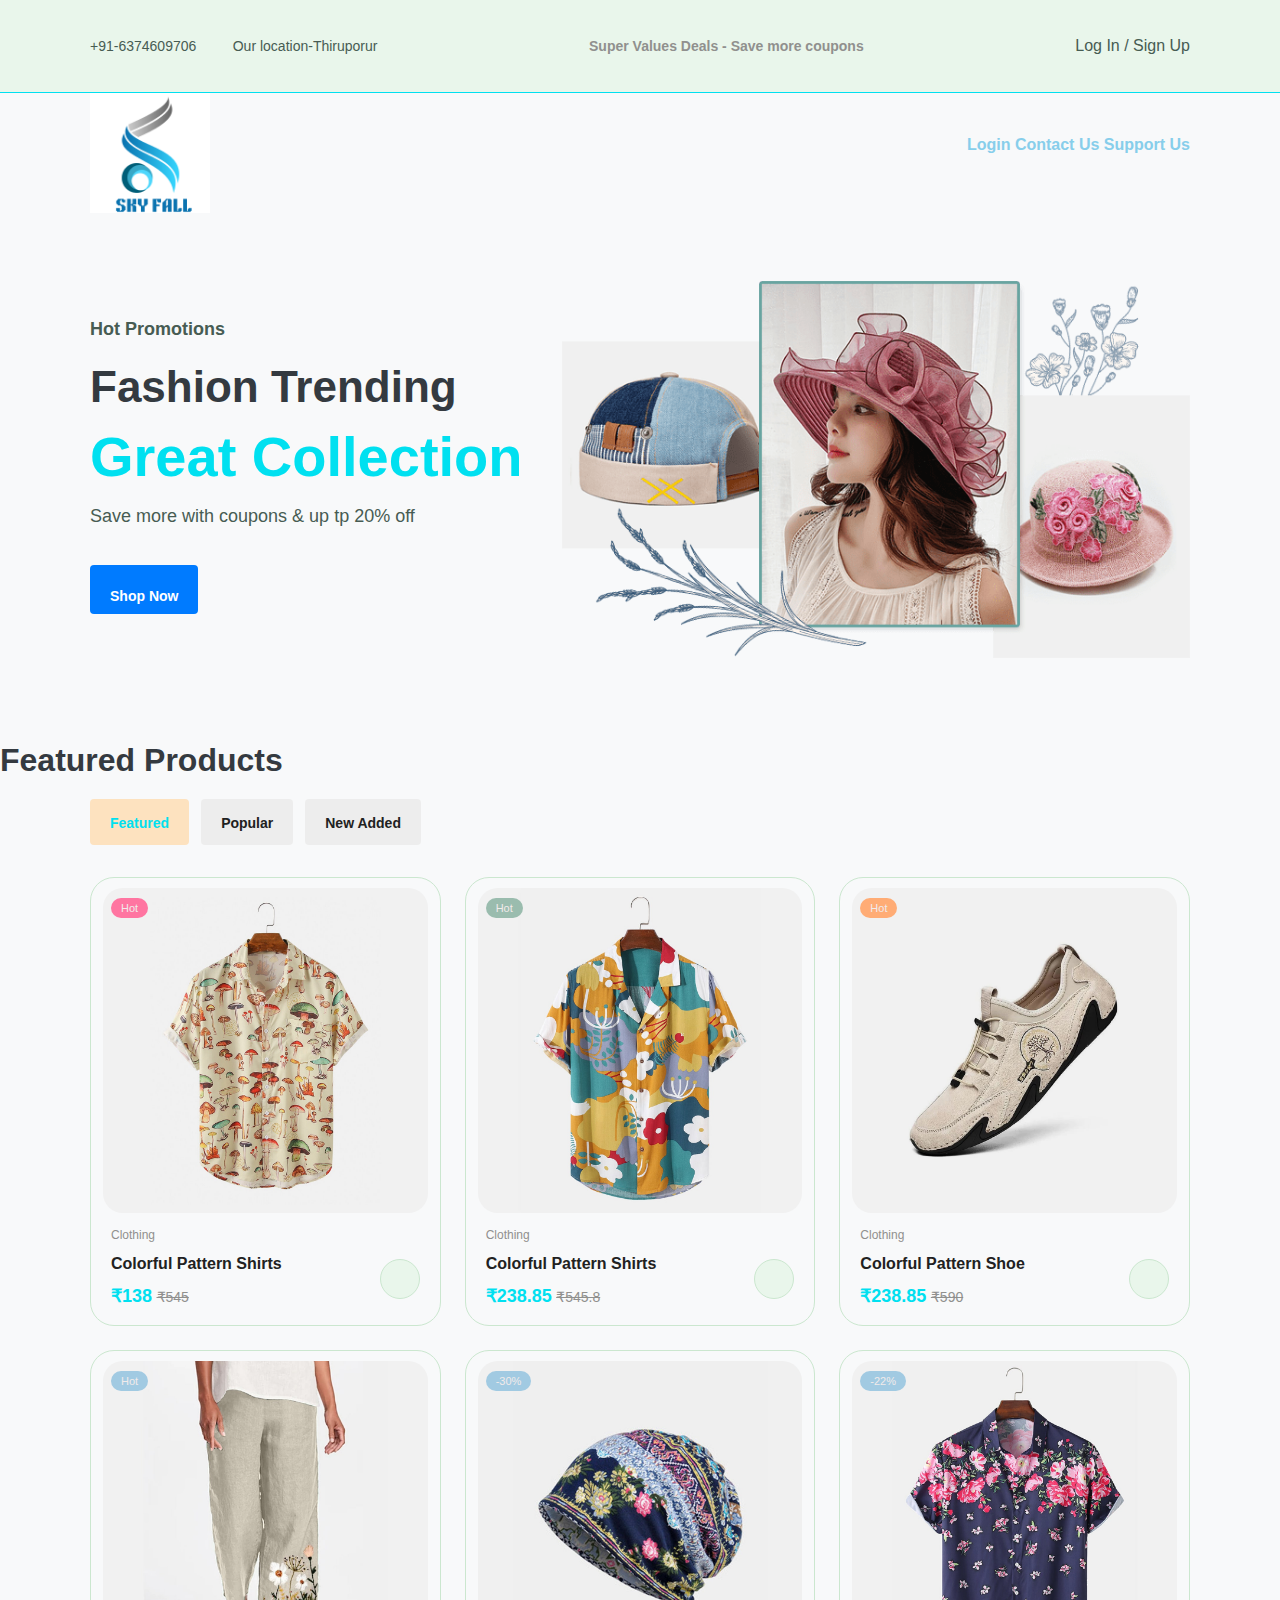
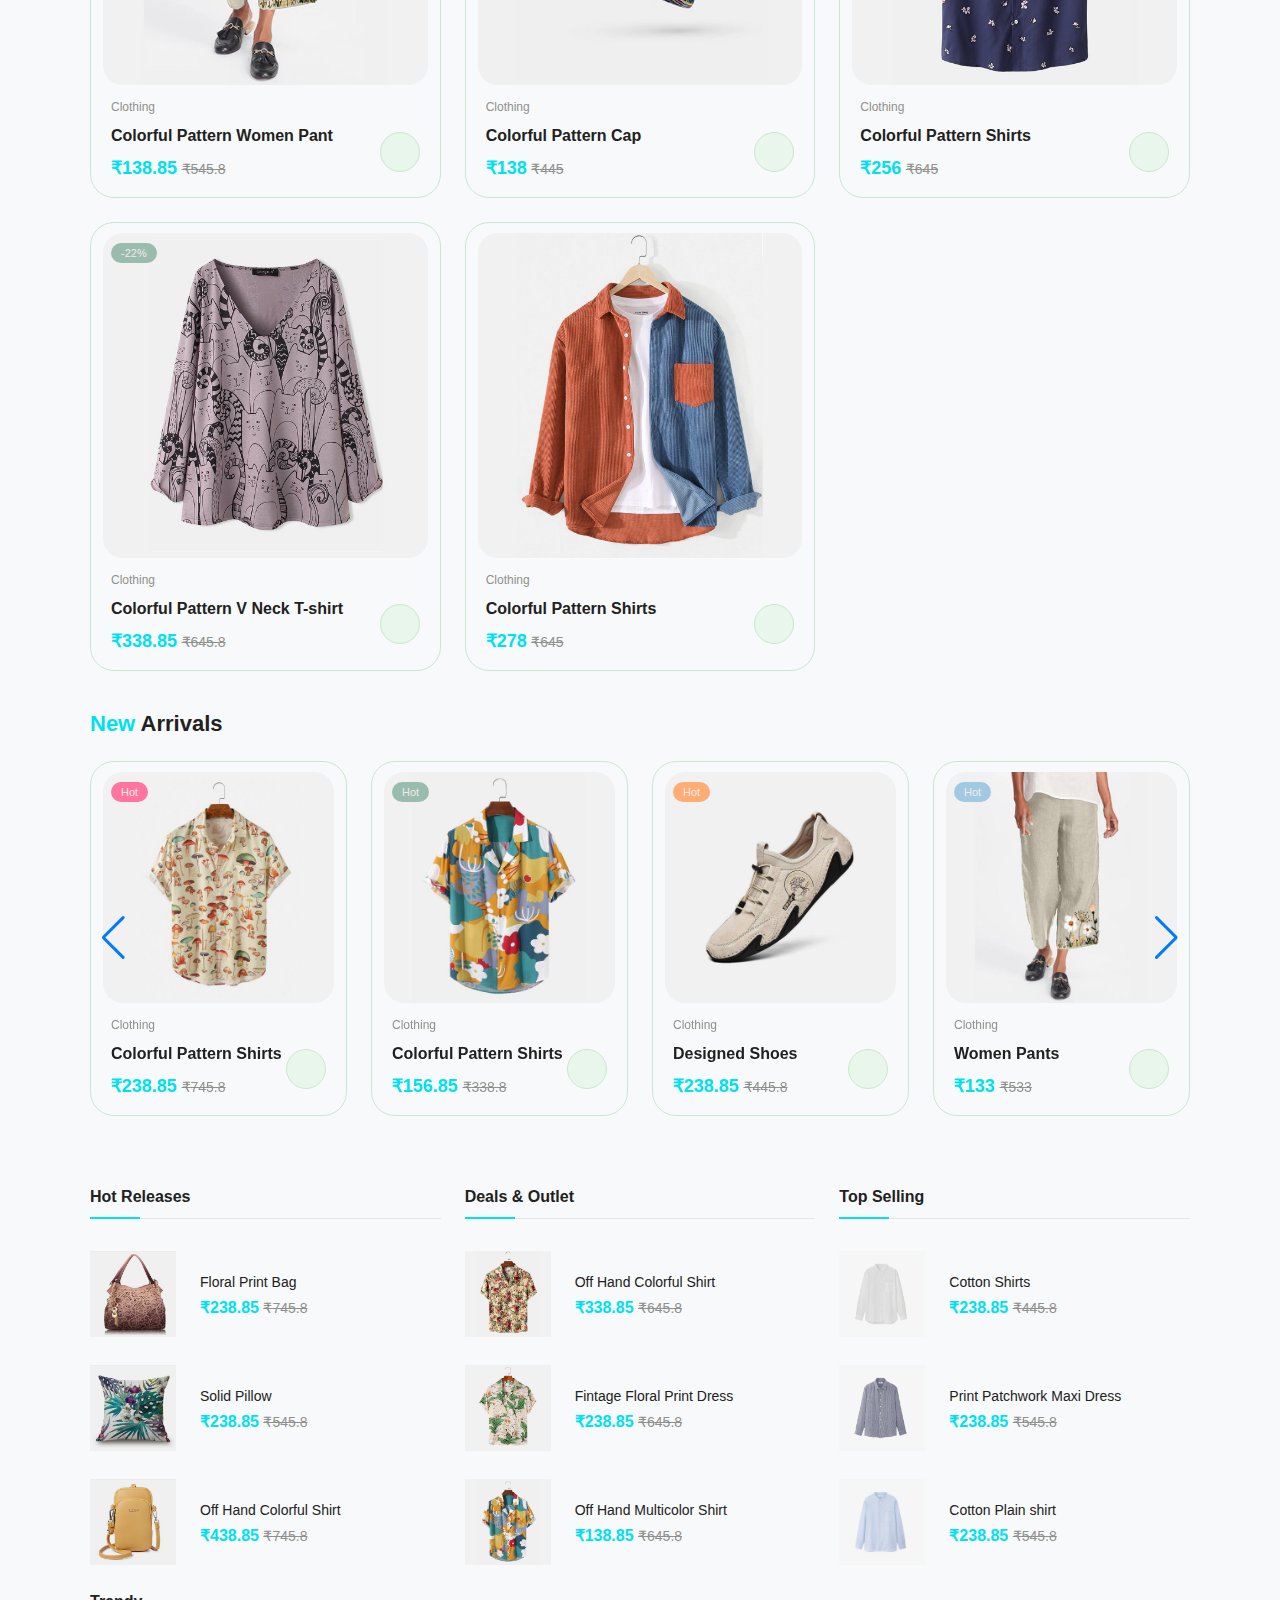
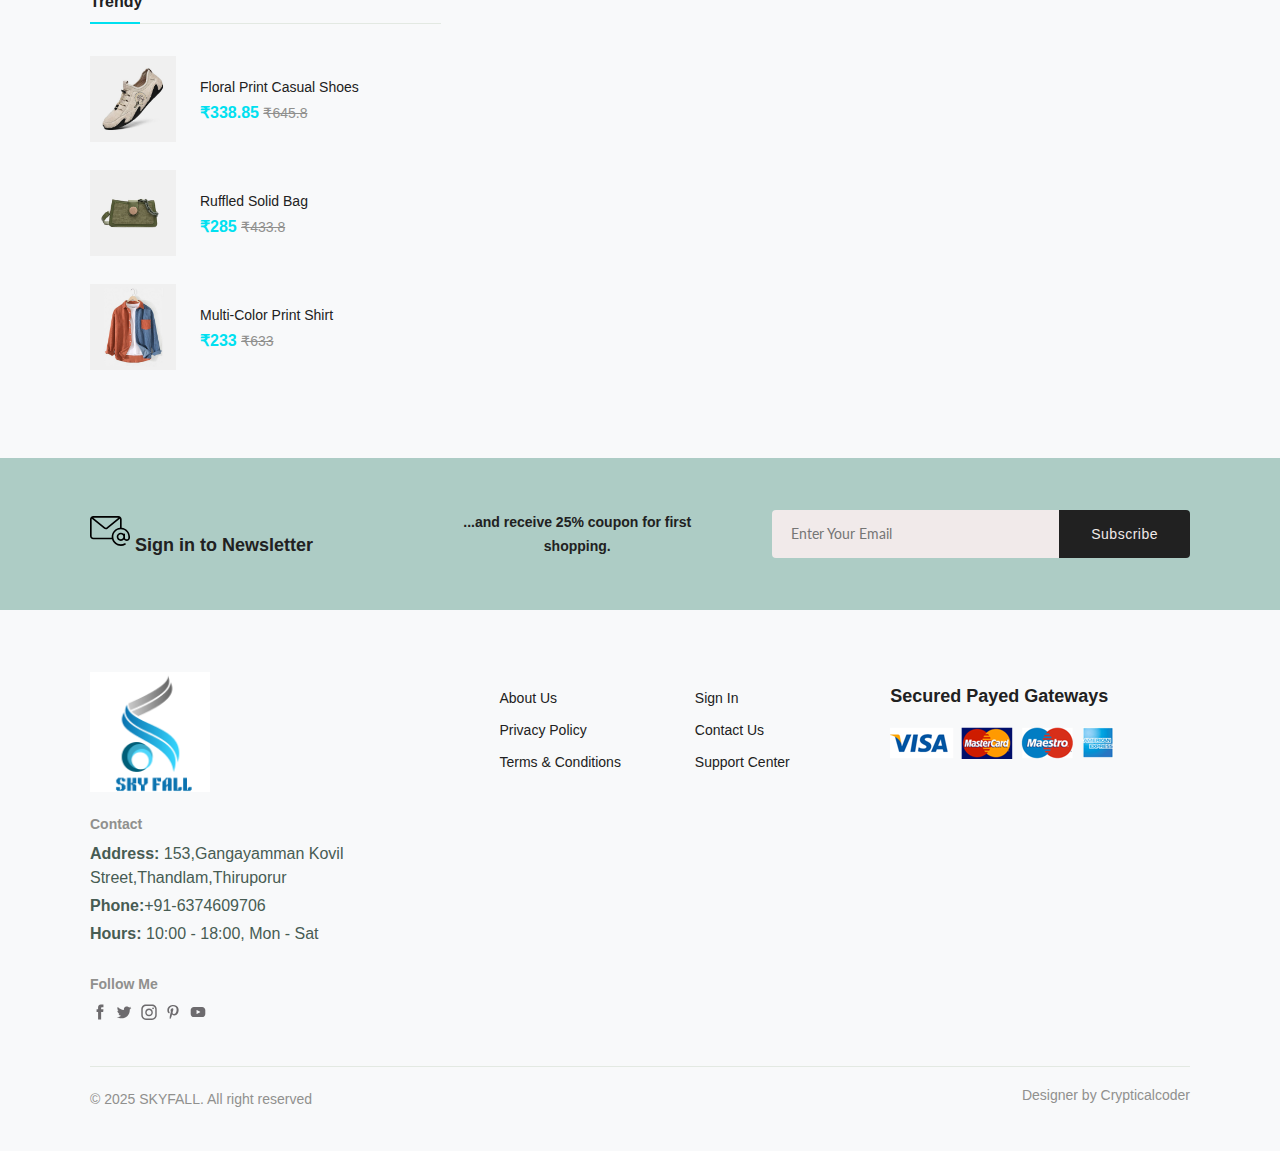
<file: index.html>
<!DOCTYPE html>
<html lang="en">
  <head>
    <meta charset="UTF-8" />
    <meta name="viewport" content="width=device-width, initial-scale=1.0" />

    <!--=============== FLATICON ===============-->
    <link
      rel="stylesheet"
      href="https://cdn-uicons.flaticon.com/2.0.0/uicons-regular-straight/css/uicons-regular-straight.css"
    />

    <!--=============== SWIPER CSS ===============-->
    <link
      rel="stylesheet"
      href="https://cdn.jsdelivr.net/npm/swiper@11/swiper-bundle.min.css"/>

    <!--=============== CSS ===============-->
    <link rel="stylesheet" href="styles.css" />

    <title>Ecommerce Website</title>
  </head>
  <body>
    <!--=============== HEADER ===============-->
    <header class="header">
      <div class="header__top">
        <div class="header__container container">
          <div class="header__contact">
            <span>+91-6374609706</span>
            <span>Our location-Thiruporur</span>
          </div>
          <p class="header__alert-news">
            Super Values Deals - Save more coupons
          </p>
          <a href="shopping-page\login.php" class="header__top-action">
            Log In / Sign Up
          </a>
        </div>
      </div>
      <nav class="nav container">
        <a href="index.html" class="nav__logo" style="margin-top: 20px; display: inline-block;">
          <img
            class="nav__logo-img"
            src="_Blue & Black Simple Company Logo.png"
            alt="website logo"
          />
        </a>
        <div class="nav__menu" id="nav-menu">
          <!-- ...existing code... -->
        </div>
        <div class="nav__right">
          <a href="shopping-page\login.php" class="nav__link" title="Login" style="color: skyblue;">
            <i class="fi fi-rs-user"></i> Login
          </a>
          <a href="contact-us.html" class="nav__link" title="Contact Us" style="color: skyblue;">
            <i class="fi fi-rs-envelope"></i> Contact Us
          </a>
          <a href="support-us.php" class="nav__link" title="Support Us" style="color: skyblue;">
            <i class="fi fi-rs-comment"></i> Support Us
          </a>
        </div>
        </div>
      </nav>
    </header>

    <!--=============== MAIN ===============-->
    <main class="main">
      <!--=============== HOME ===============-->
      <section class="home section--lg">
        <div class="home__container container grid">
          <div class="home__content">
            <span class="home__subtitle">Hot Promotions</span>
            <h1 class="home__title">
              Fashion Trending <span>Great Collection</span>
            </h1>
            <p class="home__description">
              Save more with coupons & up tp 20% off
            </p>
            <a href="shopping-page\login.php" class="btn">Shop Now</a>
          </div>
          <img src="home-img.png" class="home__img" alt="hats" />
        </div>
      </section>
    
      <!--=============== PRODUCTS ===============-->
      <h1>Featured Products</h1>
      <section class="products container section">
        <div class="tab__btns">
          <span class="tab__btn active-tab" data-target="#featured"
            >Featured</span
          >
          <span class="tab__btn" data-target="#popular">Popular</span>
          <span class="tab__btn" data-target="#new-added">New Added</span>
        </div>

        <div class="tab__items">
          <div class="tab__item active-tab" content id="featured">
            <div class="products__container grid">
              <div class="product__item">
                <div class="product__banner">
                  <a href="shop.html" class="product__images">
                    <img
                      src="product-1-1.jpg"
                      alt=""
                      class="product__img default"
                    />
                    <imgj
                      src="product-1-2.jpg"
                      alt=""
                      class="product__img hover"
                    />
                  </a>
                  <div class="product__actions">
                    <a href="#" class="action__btn" aria-label="Quick View">
                      <i class="fi fi-rs-eye"></i>
                    </a>
                    <a
                      href="#"
                      class="action__btn"
                      aria-label="Add to Wishlist"
                    >
                      <i class="fi fi-rs-heart"></i>
                    </a>
                    <a href="#" class="action__btn" aria-label="Compare">
                      <i class="fi fi-rs-shuffle"></i>
                    </a>
                  </div>
                  <div class="product__badge light-pink">Hot</div>
                </div>
                <div class="product__content">
                  <span class="product__category">Clothing</span>
                  <a href="shop.html">
                    <h3 class="product__title">Colorful Pattern Shirts</h3>
                  </a>
                  <div class="product__rating">
                    <i class="fi fi-rs-star"></i>
                    <i class="fi fi-rs-star"></i>
                    <i class="fi fi-rs-star"></i>
                    <i class="fi fi-rs-star"></i>
                    <i class="fi fi-rs-star"></i>
                  </div>
                  <div class="product__price flex">
                    <span class="new__price">₹138</span>
                    <span class="old__price">₹545</span>
                  </div>
                  <a
                    href="#"
                    class="action__btn cart__btn"
                    aria-label="Add To Cart"
                  >
                    <i class="fi fi-rs-shopping-bag-add"></i>
                  </a>
                </div>
              </div>
              <div class="product__item">
                <div class="product__banner">
                  <a href="shop.html" class="product__images">
                    <img
                      src="product-2-1.jpg"
                      alt=""
                      class="product__img default"
                    />
                    <img
                      src="product-2-2.jpg"
                      alt=""
                      class="product__img hover"
                    />
                  </a>
                  <div class="product__actions">
                    <a href="#" class="action__btn" aria-label="Quick View">
                      <i class="fi fi-rs-eye"></i>
                    </a>
                    <a
                      href="#"
                      class="action__btn"
                      aria-label="Add to Wishlist"
                    >
                      <i class="fi fi-rs-heart"></i>
                    </a>
                    <a href="#" class="action__btn" aria-label="Compare">
                      <i class="fi fi-rs-shuffle"></i>
                    </a>
                  </div>
                  <div class="product__badge light-green">Hot</div>
                </div>
                <div class="product__content">
                  <span class="product__category">Clothing</span>
                  <a href="shop.html">
                    <h3 class="product__title">Colorful Pattern Shirts</h3>
                  </a>
                  <div class="product__rating">
                    <i class="fi fi-rs-star"></i>
                    <i class="fi fi-rs-star"></i>
                    <i class="fi fi-rs-star"></i>
                    <i class="fi fi-rs-star"></i>
                    <i class="fi fi-rs-star"></i>
                  </div>
                  <div class="product__price flex">
                    <span class="new__price">₹238.85</span>
                    <span class="old__price">₹545.8</span>
                  </div>
                  <a
                    href="#"
                    class="action__btn cart__btn"
                    aria-label="Add To Cart"
                  >
                    <i class="fi fi-rs-shopping-bag-add"></i>
                  </a>
                </div>
              </div>
              <div class="product__item">
                <div class="product__banner">
                  <a href="shop.html" class="product__images">
                    <img
                      src="product-3-1.jpg"
                      alt=""
                      class="product__img default"
                    />
                    <img
                      src="product-3-2.jpg"
                      alt=""
                      class="product__img hover"
                    />
                  </a>
                  <div class="product__actions">
                    <a href="#" class="action__btn" aria-label="Quick View">
                      <i class="fi fi-rs-eye"></i>
                    </a>
                    <a
                      href="#"
                      class="action__btn"
                      aria-label="Add to Wishlist"
                    >
                      <i class="fi fi-rs-heart"></i>
                    </a>
                    <a href="#" class="action__btn" aria-label="Compare">
                      <i class="fi fi-rs-shuffle"></i>
                    </a>
                  </div>
                  <div class="product__badge light-orange">Hot</div>
                </div>
                <div class="product__content">
                  <span class="product__category">Clothing</span>
                  <a href="shop.html">
                    <h3 class="product__title">Colorful Pattern Shoe</h3>
                  </a>
                  <div class="product__rating">
                    <i class="fi fi-rs-star"></i>
                    <i class="fi fi-rs-star"></i>
                    <i class="fi fi-rs-star"></i>
                    <i class="fi fi-rs-star"></i>
                    <i class="fi fi-rs-star"></i>
                  </div>
                  <div class="product__price flex">
                    <span class="new__price">₹238.85</span>
                    <span class="old__price">₹590</span>
                  </div>
                  <a
                    href="#"
                    class="action__btn cart__btn"
                    aria-label="Add To Cart"
                  >
                    <i class="fi fi-rs-shopping-bag-add"></i>
                  </a>
                </div>
              </div>
              <div class="product__item">
                <div class="product__banner">
                  <a href="shop.html" class="product__images">
                    <img
                      src="product-4-1.jpg"
                      alt=""
                      class="product__img default"
                    />
                    <img
                      src="product-4-2.jpg"
                      alt=""
                      class="product__img hover"
                    />
                  </a>
                  <div class="product__actions">
                    <a href="#" class="action__btn" aria-label="Quick View">
                      <i class="fi fi-rs-eye"></i>
                    </a>
                    <a
                      href="#"
                      class="action__btn"
                      aria-label="Add to Wishlist"
                    >
                      <i class="fi fi-rs-heart"></i>
                    </a>
                    <a href="#" class="action__btn" aria-label="Compare">
                      <i class="fi fi-rs-shuffle"></i>
                    </a>
                  </div>
                  <div class="product__badge light-blue">Hot</div>
                </div>
                <div class="product__content">
                  <span class="product__category">Clothing</span>
                  <a href="shop.html">
                    <h3 class="product__title">Colorful Pattern Women Pant</h3>
                  </a>
                  <div class="product__rating">
                    <i class="fi fi-rs-star"></i>
                    <i class="fi fi-rs-star"></i>
                    <i class="fi fi-rs-star"></i>
                    <i class="fi fi-rs-star"></i>
                    <i class="fi fi-rs-star"></i>
                  </div>
                  <div class="product__price flex">
                    <span class="new__price">₹138.85</span>
                    <span class="old__price">₹545.8</span>
                  </div>
                  <a
                    href="#"
                    class="action__btn cart__btn"
                    aria-label="Add To Cart"
                  >
                    <i class="fi fi-rs-shopping-bag-add"></i>
                  </a>
                </div>
              </div>
              <div class="product__item">
                <div class="product__banner">
                  <a href="shop.html" class="product__images">
                    <img
                      src="product-5-1.jpg"
                      alt=""
                      class="product__img default"
                    />
                    <img
                      src="product-5-2.jpg"
                      alt=""
                      class="product__img hover"
                    />
                  </a>
                  <div class="product__actions">
                    <a href="#" class="action__btn" aria-label="Quick View">
                      <i class="fi fi-rs-eye"></i>
                    </a>
                    <a
                      href="#"
                      class="action__btn"
                      aria-label="Add to Wishlist"
                    >
                      <i class="fi fi-rs-heart"></i>
                    </a>
                    <a href="#" class="action__btn" aria-label="Compare">
                      <i class="fi fi-rs-shuffle"></i>
                    </a>
                  </div>
                  <div class="product__badge light-blue">-30%</div>
                </div>
                <div class="product__content">
                  <span class="product__category">Clothing</span>
                  <a href="shop.html">
                    <h3 class="product__title">Colorful Pattern Cap</h3>
                  </a>
                  <div class="product__rating">
                    <i class="fi fi-rs-star"></i>
                    <i class="fi fi-rs-star"></i>
                    <i class="fi fi-rs-star"></i>
                    <i class="fi fi-rs-star"></i>
                    <i class="fi fi-rs-star"></i>
                  </div>
                  <div class="product__price flex">
                    <span class="new__price">₹138</span>
                    <span class="old__price">₹445</span>
                  </div>
                  <a
                    href="#"
                    class="action__btn cart__btn"
                    aria-label="Add To Cart"
                  >
                    <i class="fi fi-rs-shopping-bag-add"></i>
                  </a>
                </div>
              </div>
              <div class="product__item">
                <div class="product__banner">
                  <a href="shop.html" class="product__images">
                    <img
                      src="product-6-1.jpg"
                      alt=""
                      class="product__img default"
                    />
                    <img
                      src="product-6-2.jpg"
                      alt=""
                      class="product__img hover"
                    />
                  </a>
                  <div class="product__actions">
                    <a href="#" class="action__btn" aria-label="Quick View">
                      <i class="fi fi-rs-eye"></i>
                    </a>
                    <a
                      href="#"
                      class="action__btn"
                      aria-label="Add to Wishlist"
                    >
                      <i class="fi fi-rs-heart"></i>
                    </a>
                    <a href="#" class="action__btn" aria-label="Compare">
                      <i class="fi fi-rs-shuffle"></i>
                    </a>
                  </div>
                  <div class="product__badge light-blue">-22%</div>
                </div>
                <div class="product__content">
                  <span class="product__category">Clothing</span>
                  <a href="shop.html">
                    <h3 class="product__title">Colorful Pattern Shirts</h3>
                  </a>
                  <div class="product__rating">
                    <i class="fi fi-rs-star"></i>
                    <i class="fi fi-rs-star"></i>
                    <i class="fi fi-rs-star"></i>
                    <i class="fi fi-rs-star"></i>
                    <i class="fi fi-rs-star"></i>
                  </div>
                  <div class="product__price flex">
                    <span class="new__price">₹256</span>
                    <span class="old__price">₹645</span>
                  </div>
                  <a
                    href="#"
                    class="action__btn cart__btn"
                    aria-label="Add To Cart"
                  >
                    <i class="fi fi-rs-shopping-bag-add"></i>
                  </a>
                </div>
              </div>
              <div class="product__item">
                <div class="product__banner">
                  <a href="shop.html" class="product__images">
                    <img
                      src="product-7-1.jpg"
                      alt=""
                      class="product__img default"
                    />
                    <img
                      src="product-7-2.jpg"
                      alt=""
                      class="product__img hover"
                    />
                  </a>
                  <div class="product__actions">
                    <a href="#" class="action__btn" aria-label="Quick View">
                      <i class="fi fi-rs-eye"></i>
                    </a>
                    <a
                      href="#"
                      class="action__btn"
                      aria-label="Add to Wishlist"
                    >
                      <i class="fi fi-rs-heart"></i>
                    </a>
                    <a href="#" class="action__btn" aria-label="Compare">
                      <i class="fi fi-rs-shuffle"></i>
                    </a>
                  </div>
                  <div class="product__badge light-green">-22%</div>
                </div>
                <div class="product__content">
                  <span class="product__category">Clothing</span>
                  <a href="shop.html">
                    <h3 class="product__title">Colorful Pattern V Neck T-shirt</h3>
                  </a>
                  <div class="product__rating">
                    <i class="fi fi-rs-star"></i>
                    <i class="fi fi-rs-star"></i>
                    <i class="fi fi-rs-star"></i>
                    <i class="fi fi-rs-star"></i>
                    <i class="fi fi-rs-star"></i>
                  </div>
                  <div class="product__price flex">
                    <span class="new__price">₹338.85</span>
                    <span class="old__price">₹645.8</span>
                  </div>
                  <a
                    href="#"
                    class="action__btn cart__btn"
                    aria-label="Add To Cart"
                  >
                    <i class="fi fi-rs-shopping-bag-add"></i>
                  </a>
                </div>
              </div>
              <div class="product__item">
                <div class="product__banner">
                  <a href="details.html" class="product__images">
                    <img
                      src="product-8-1.jpg"
                      alt=""
                      class="product__img default"
                    />
                    <img
                      src="product-8-2.jpg"
                      alt=""
                      class="product__img hover"
                    />
                  </a>
                  <div class="product__actions">
                    <a href="#" class="action__btn" aria-label="Quick View">
                      <i class="fi fi-rs-eye"></i>
                    </a>
                    <a
                      href="#"
                      class="action__btn"
                      aria-label="Add to Wishlist"
                    >
                      <i class="fi fi-rs-heart"></i>
                    </a>
                    <a href="#" class="action__btn" aria-label="Compare">
                      <i class="fi fi-rs-shuffle"></i>
                    </a>
                  </div>
                </div>
                <div class="product__content">
                  <span class="product__category">Clothing</span>
                  <a href="details.html">
                    <h3 class="product__title">Colorful Pattern Shirts</h3>
                  </a>
                  <div class="product__rating">
                    <i class="fi fi-rs-star"></i>
                    <i class="fi fi-rs-star"></i>
                    <i class="fi fi-rs-star"></i>
                    <i class="fi fi-rs-star"></i>
                    <i class="fi fi-rs-star"></i>
                  </div>
                  <div class="product__price flex">
                    <span class="new__price">₹278</span>
                    <span class="old__price">₹645</span>
                  </div>
                  <a
                    href="#"
                    class="action__btn cart__btn"
                    aria-label="Add To Cart"
                  >
                    <i class="fi fi-rs-shopping-bag-add"></i>
                  </a>
                </div>
              </div>
            </div>
          </div>
          <div class="tab__item" content id="popular">
            <div class="products__container grid">
              <div class="product__item">
                <div class="product__banner">
                  <a href="shop.html" class="product__images">
                    <img
                      src="product-9-1.jpg"
                      alt=""
                      class="product__img default"
                    />
                    <img
                      src="product-9-2.jpg"
                      alt=""
                      class="product__img hover"
                    />
                  </a>
                  <div class="product__actions">
                    <a href="#" class="action__btn" aria-label="Quick View">
                      <i class="fi fi-rs-eye"></i>
                    </a>
                    <a
                      href="#"
                      class="action__btn"
                      aria-label="Add to Wishlist"
                    >
                      <i class="fi fi-rs-heart"></i>
                    </a>
                    <a href="#" class="action__btn" aria-label="Compare">
                      <i class="fi fi-rs-shuffle"></i>
                    </a>
                  </div>
                  <div class="product__badge light-pink">Hot</div>
                </div>
                <div class="product__content">
                  <span class="product__category">Clothing</span>
                  <a href="shop.html">
                    <h3 class="product__title">Colorful Pattern Shirts</h3>
                  </a>
                  <div class="product__rating">
                    <i class="fi fi-rs-star"></i>
                    <i class="fi fi-rs-star"></i>
                    <i class="fi fi-rs-star"></i>
                    <i class="fi fi-rs-star"></i>
                    <i class="fi fi-rs-star"></i>
                  </div>
                  <div class="product__price flex">
                    <span class="new__price">₹238</span>
                    <span class="old__price">₹545.8</span>
                  </div>
                  <a
                    href="#"
                    class="action__btn cart__btn"
                    aria-label="Add To Cart"
                  >
                    <i class="fi fi-rs-shopping-bag-add"></i>
                  </a>
                </div>
              </div>
              <div class="product__item">
                <div class="product__banner">
                  <a href="shop.html" class="product__images">
                    <img
                      src="product-2-1.jpg"
                      alt=""
                      class="product__img default"
                    />
                    <img
                      src="product-2-2.jpg"
                      alt=""
                      class="product__img hover"
                    />
                  </a>
                  <div class="product__actions">
                    <a href="#" class="action__btn" aria-label="Quick View">
                      <i class="fi fi-rs-eye"></i>
                    </a>
                    <a
                      href="#"
                      class="action__btn"
                      aria-label="Add to Wishlist"
                    >
                      <i class="fi fi-rs-heart"></i>
                    </a>
                    <a href="#" class="action__btn" aria-label="Compare">
                      <i class="fi fi-rs-shuffle"></i>
                    </a>
                  </div>
                  <div class="product__badge light-green">Hot</div>
                </div>
                <div class="product__content">
                  <span class="product__category">Clothing</span>
                  <a href="shop.html">
                    <h3 class="product__title">Colorful Pattern Shirts</h3>
                  </a>
                  <div class="product__rating">
                    <i class="fi fi-rs-star"></i>
                    <i class="fi fi-rs-star"></i>
                    <i class="fi fi-rs-star"></i>
                    <i class="fi fi-rs-star"></i>
                    <i class="fi fi-rs-star"></i>
                  </div>
                  <div class="product__price flex">
                    <span class="new__price">₹289</span>
                    <span class="old__price">₹645</span>
                  </div>
                  <a
                    href="#"
                    class="action__btn cart__btn"
                    aria-label="Add To Cart"
                  >
                    <i class="fi fi-rs-shopping-bag-add"></i>
                  </a>
                </div>
              </div>
              <div class="product__item">
                <div class="product__banner">
                  <a href="shop.html" class="product__images">
                    <img
                      src="product-10-1.jpg"
                      alt=""
                      class="product__img default"
                    />
                    <img
                      src="product-10-2.jpg"
                      alt=""
                      class="product__img hover"
                    />
                  </a>
                  <div class="product__actions">
                    <a href="#" class="action__btn" aria-label="Quick View">
                      <i class="fi fi-rs-eye"></i>
                    </a>
                    <a
                      href="#"
                      class="action__btn"
                      aria-label="Add to Wishlist"
                    >
                      <i class="fi fi-rs-heart"></i>
                    </a>
                    <a href="#" class="action__btn" aria-label="Compare">
                      <i class="fi fi-rs-shuffle"></i>
                    </a>
                  </div>
                  <div class="product__badge light-orange">Hot</div>
                </div>
                <div class="product__content">
                  <span class="product__category">Clothing</span>
                  <a href="shop.html">
                    <h3 class="product__title">Leather Slipper</h3>
                  </a>
                  <div class="product__rating">
                    <i class="fi fi-rs-star"></i>
                    <i class="fi fi-rs-star"></i>
                    <i class="fi fi-rs-star"></i>
                    <i class="fi fi-rs-star"></i>
                    <i class="fi fi-rs-star"></i>
                  </div>
                  <div class="product__price flex">
                    <span class="new__price">₹238</span>
                    <span class="old__price">₹545.8</span>
                  </div>
                  <a
                    href="#"
                    class="action__btn cart__btn"
                    aria-label="Add To Cart"
                  >
                    <i class="fi fi-rs-shopping-bag-add"></i>
                  </a>
                </div>
              </div>
              <div class="product__item">
                <div class="product__banner">
                  <a href="shop.html" class="product__images">
                    <img
                      src="product-4-1.jpg"
                      alt=""
                      class="product__img default"
                    />
                    <img
                      src="product-4-2.jpg"
                      alt=""
                      class="product__img hover"
                    />
                  </a>
                  <div class="product__actions">
                    <a href="#" class="action__btn" aria-label="Quick View">
                      <i class="fi fi-rs-eye"></i>
                    </a>
                    <a
                      href="#"
                      class="action__btn"
                      aria-label="Add to Wishlist"
                    >
                      <i class="fi fi-rs-heart"></i>
                    </a>
                    <a href="#" class="action__btn" aria-label="Compare">
                      <i class="fi fi-rs-shuffle"></i>
                    </a>
                  </div>
                  <div class="product__badge light-blue">Hot</div>
                </div>
                <div class="product__content">
                  <span class="product__category">Clothing</span>
                  <a href="shop.html">
                    <h3 class="product__title">Colorful Women Pant</h3>
                  </a>
                  <div class="product__rating">
                    <i class="fi fi-rs-star"></i>
                    <i class="fi fi-rs-star"></i>
                    <i class="fi fi-rs-star"></i>
                    <i class="fi fi-rs-star"></i>
                    <i class="fi fi-rs-star"></i>
                  </div>
                  <div class="product__price flex">
                    <span class="new__price">₹233</span>
                    <span class="old__price">₹633</span>
                  </div>
                  <a
                    href="#"
                    class="action__btn cart__btn"
                    aria-label="Add To Cart"
                  >
                    <i class="fi fi-rs-shopping-bag-add"></i>
                  </a>
                </div>
              </div>
              <div class="product__item">
                <div class="product__banner">
                  <a href="shop.html" class="product__images">
                    <img
                      src="product-5-1.jpg"
                      alt=""
                      class="product__img default"
                    />
                    <img
                      src="product-5-2.jpg"
                      alt=""
                      class="product__img hover"
                    />
                  </a>
                  <div class="product__actions">
                    <a href="#" class="action__btn" aria-label="Quick View">
                      <i class="fi fi-rs-eye"></i>
                    </a>
                    <a
                      href="#"
                      class="action__btn"
                      aria-label="Add to Wishlist"
                    >
                      <i class="fi fi-rs-heart"></i>
                    </a>
                    <a href="#" class="action__btn" aria-label="Compare">
                      <i class="fi fi-rs-shuffle"></i>
                    </a>
                  </div>
                  <div class="product__badge light-blue">-30%</div>
                </div>
                <div class="product__content">
                  <span class="product__category">Clothing</span>
                  <a href="shop.html">
                    <h3 class="product__title">Womens Cap</h3>
                  </a>
                  <div class="product__rating">
                    <i class="fi fi-rs-star"></i>
                    <i class="fi fi-rs-star"></i>
                    <i class="fi fi-rs-star"></i>
                    <i class="fi fi-rs-star"></i>
                    <i class="fi fi-rs-star"></i>
                  </div>
                  <div class="product__price flex">
                    <span class="new__price">₹156</span>
                    <span class="old__price">₹345</span>
                  </div>
                  <a
                    href="#"
                    class="action__btn cart__btn"
                    aria-label="Add To Cart"
                  >
                    <i class="fi fi-rs-shopping-bag-add"></i>
                  </a>
                </div>
              </div>
              <div class="product__item">
                <div class="product__banner">
                  <a href="shop.html" class="product__images">
                    <img
                      src="product-11-1.jpg"
                      alt=""
                      class="product__img default"
                    />
                    <img
                      src="product-11-2.jpg"
                      alt=""
                      class="product__img hover"
                    />
                  </a>
                  <div class="product__actions">
                    <a href="#" class="action__btn" aria-label="Quick View">
                      <i class="fi fi-rs-eye"></i>
                    </a>
                    <a
                      href="#"
                      class="action__btn"
                      aria-label="Add to Wishlist"
                    >
                      <i class="fi fi-rs-heart"></i>
                    </a>
                    <a href="#" class="action__btn" aria-label="Compare">
                      <i class="fi fi-rs-shuffle"></i>
                    </a>
                  </div>
                  <div class="product__badge light-blue">-22%</div>
                </div>
                <div class="product__content">
                  <span class="product__category">Clothing</span>
                  <a href="shop.html">
                    <h3 class="product__title">Colorful Womens Pant</h3>
                  </a>
                  <div class="product__rating">
                    <i class="fi fi-rs-star"></i>
                    <i class="fi fi-rs-star"></i>
                    <i class="fi fi-rs-star"></i>
                    <i class="fi fi-rs-star"></i>
                    <i class="fi fi-rs-star"></i>
                  </div>
                  <div class="product__price flex">
                    <span class="new__price">₹145</span>
                    <span class="old__price">₹433</span>
                  </div>
                  <a
                    href="#"
                    class="action__btn cart__btn"
                    aria-label="Add To Cart"
                  >
                    <i class="fi fi-rs-shopping-bag-add"></i>
                  </a>
                </div>
              </div>
              <div class="product__item">
                <div class="product__banner">
                  <a href="shop.html" class="product__images">
                    <img
                      src="product-7-1.jpg"
                      alt=""
                      class="product__img default"
                    />
                    <img
                      src="product-7-2.jpg"
                      alt=""
                      class="product__img hover"
                    />
                  </a>
                  <div class="product__actions">
                    <a href="#" class="action__btn" aria-label="Quick View">
                      <i class="fi fi-rs-eye"></i>
                    </a>
                    <a
                      href="#"
                      class="action__btn"
                      aria-label="Add to Wishlist"
                    >
                      <i class="fi fi-rs-heart"></i>
                    </a>
                    <a href="#" class="action__btn" aria-label="Compare">
                      <i class="fi fi-rs-shuffle"></i>
                    </a>
                  </div>
                  <div class="product__badge light-green">-22%</div>
                </div>
                <div class="product__content">
                  <span class="product__category">Clothing</span>
                  <a href="details.html">
                    <h3 class="product__title">V Neck T-Shirt</h3>
                  </a>
                  <div class="product__rating">
                    <i class="fi fi-rs-star"></i>
                    <i class="fi fi-rs-star"></i>
                    <i class="fi fi-rs-star"></i>
                    <i class="fi fi-rs-star"></i>
                    <i class="fi fi-rs-star"></i>
                  </div>
                  <div class="product__price flex">
                    <span class="new__price">₹189</span>
                    <span class="old__price">₹293</span>
                  </div>
                  <a
                    href="#"
                    class="action__btn cart__btn"
                    aria-label="Add To Cart"
                  >
                    <i class="fi fi-rs-shopping-bag-add"></i>
                  </a>
                </div>
              </div>
              <div class="product__item">
                <div class="product__banner">
                  <a href="shop.html" class="product__images">
                    <img
                      src="product-8-1.jpg"
                      alt=""
                      class="product__img default"
                    />
                    <img
                      src="product-8-2.jpg"
                      alt=""
                      class="product__img hover"
                    />
                  </a>
                  <div class="product__actions">
                    <a href="#" class="action__btn" aria-label="Quick View">
                      <i class="fi fi-rs-eye"></i>
                    </a>
                    <a
                      href="#"
                      class="action__btn"
                      aria-label="Add to Wishlist"
                    >
                      <i class="fi fi-rs-heart"></i>
                    </a>
                    <a href="#" class="action__btn" aria-label="Compare">
                      <i class="fi fi-rs-shuffle"></i>
                    </a>
                  </div>
                </div>
                <div class="product__content">
                  <span class="product__category">Clothing</span>
                  <a href="shop.html">
                    <h3 class="product__title">Colorful Pattern Shirts</h3>
                  </a>
                  <div class="product__rating">
                    <i class="fi fi-rs-star"></i>
                    <i class="fi fi-rs-star"></i>
                    <i class="fi fi-rs-star"></i>
                    <i class="fi fi-rs-star"></i>
                    <i class="fi fi-rs-star"></i>
                  </div>
                  <div class="product__price flex">
                    <span class="new__price">₹233</span>
                    <span class="old__price">₹633</span>
                  </div>
                  <a
                    href="#"
                    class="action__btn cart__btn"
                    aria-label="Add To Cart"
                  >
                    <i class="fi fi-rs-shopping-bag-add"></i>
                  </a>
                </div>
              </div>
            </div>
          </div>
          <div class="tab__item" content id="new-added">
            <div class="products__container grid">
              <div class="product__item">
                <div class="product__banner">
                  <a href="shop.html" class="product__images">
                    <img
                      src="product-1-1.jpg"
                      alt=""
                      class="product__img default"
                    />
                    <img
                      src="product-1-2.jpg"
                      alt=""
                      class="product__img hover"
                    />
                  </a>
                  <div class="product__actions">
                    <a href="#" class="action__btn" aria-label="Quick View">
                      <i class="fi fi-rs-eye"></i>
                    </a>
                    <a
                      href="#"
                      class="action__btn"
                      aria-label="Add to Wishlist"
                    >
                      <i class="fi fi-rs-heart"></i>
                    </a>
                    <a href="#" class="action__btn" aria-label="Compare">
                      <i class="fi fi-rs-shuffle"></i>
                    </a>
                  </div>
                  <div class="product__badge light-pink">Hot</div>
                </div>
                <div class="product__content">
                  <span class="product__category">Clothing</span>
                  <a href="shop.html">
                    <h3 class="product__title">Colorful Pattern Shirts</h3>
                  </a>
                  <div class="product__rating">
                    <i class="fi fi-rs-star"></i>
                    <i class="fi fi-rs-star"></i>
                    <i class="fi fi-rs-star"></i>
                    <i class="fi fi-rs-star"></i>
                    <i class="fi fi-rs-star"></i>
                  </div>
                  <div class="product__price flex">
                    <span class="new__price">₹233.85</span>
                    <span class="old__price">₹633.8</span>
                  </div>
                  <a
                    href="#"
                    class="action__btn cart__btn"
                    aria-label="Add To Cart"
                  >
                    <i class="fi fi-rs-shopping-bag-add"></i>
                  </a>
                </div>
              </div>
              <div class="product__item">
                <div class="product__banner">
                  <a href="shop.html" class="product__images">
                    <img
                      src="product-12-1.jpg"
                      alt=""
                      class="product__img default"
                    />
                    <img
                      src="product-12-2.jpg"
                      alt=""
                      class="product__img hover"
                    />
                  </a>
                  <div class="product__actions">
                    <a href="#" class="action__btn" aria-label="Quick View">
                      <i class="fi fi-rs-eye"></i>
                    </a>
                    <a
                      href="#"
                      class="action__btn"
                      aria-label="Add to Wishlist"
                    >
                      <i class="fi fi-rs-heart"></i>
                    </a>
                    <a href="#" class="action__btn" aria-label="Compare">
                      <i class="fi fi-rs-shuffle"></i>
                    </a>
                  </div>
                  <div class="product__badge light-green">Hot</div>
                </div>
                <div class="product__content">
                  <span class="product__category">Clothing</span>
                  <a href="shop.html">
                    <h3 class="product__title">Colorful V-Neck T-Shirt</h3>
                  </a>
                  <div class="product__rating">
                    <i class="fi fi-rs-star"></i>
                    <i class="fi fi-rs-star"></i>
                    <i class="fi fi-rs-star"></i>
                    <i class="fi fi-rs-star"></i>
                    <i class="fi fi-rs-star"></i>
                  </div>
                  <div class="product__price flex">
                    <span class="new__price">₹233</span>
                    <span class="old__price">₹499</span>
                  </div>
                  <a
                    href="#"
                    class="action__btn cart__btn"
                    aria-label="Add To Cart"
                  >
                    <i class="fi fi-rs-shopping-bag-add"></i>
                  </a>
                </div>
              </div>
              <div class="product__item">
                <div class="product__banner">
                  <a href="shop.html" class="product__images">
                    <img
                      src="product-13-1.jpg"
                      alt=""
                      class="product__img default"
                    />
                    <img
                      src="product-13-2.jpg"
                      alt=""
                      class="product__img hover"
                    />
                  </a>
                  <div class="product__actions">
                    <a href="#" class="action__btn" aria-label="Quick View">
                      <i class="fi fi-rs-eye"></i>
                    </a>
                    <a
                      href="#"
                      class="action__btn"
                      aria-label="Add to Wishlist"
                    >
                      <i class="fi fi-rs-heart"></i>
                    </a>
                    <a href="#" class="action__btn" aria-label="Compare">
                      <i class="fi fi-rs-shuffle"></i>
                    </a>
                  </div>
                  <div class="product__badge light-orange">Hot</div>
                </div>
                <div class="product__content">
                  <span class="product__category">Clothing</span>
                  <a href="shop.html">
                    <h3 class="product__title">Women Hand Bag</h3>
                  </a>
                  <div class="product__rating">
                    <i class="fi fi-rs-star"></i>
                    <i class="fi fi-rs-star"></i>
                    <i class="fi fi-rs-star"></i>
                    <i class="fi fi-rs-star"></i>
                    <i class="fi fi-rs-star"></i>
                  </div>
                  <div class="product__price flex">
                    <span class="new__price">₹156</span>
                    <span class="old__price">₹233</span>
                  </div>
                  <a
                    href="#"
                    class="action__btn cart__btn"
                    aria-label="Add To Cart"
                  >
                    <i class="fi fi-rs-shopping-bag-add"></i>
                  </a>
                </div>
              </div>
              <div class="product__item">
                <div class="product__banner">
                  <a href="shop.html" class="product__images">
                    <img
                      src="f4.jpg"
                      alt=""
                      class="product__img default"
                    />
                    <img
                      src="f5.jpg"
                      alt=""
                      class="product__img hover"
                    />
                  </a>
                  <div class="product__actions">
                    <a href="#" class="action__btn" aria-label="Quick View">
                      <i class="fi fi-rs-eye"></i>
                    </a>
                    <a
                      href="#"
                      class="action__btn"
                      aria-label="Add to Wishlist"
                    >
                      <i class="fi fi-rs-heart"></i>
                    </a>
                    <a href="#" class="action__btn" aria-label="Compare">
                      <i class="fi fi-rs-shuffle"></i>
                    </a>
                  </div>
                  <div class="product__badge light-blue">Hot</div>
                </div>
                <div class="product__content">
                  <span class="product__category">Clothing</span>
                  <a href="details.html">
                    <h3 class="product__title">Colorful Designed Shirts</h3>
                  </a>
                  <div class="product__rating">
                    <i class="fi fi-rs-star"></i>
                    <i class="fi fi-rs-star"></i>
                    <i class="fi fi-rs-star"></i>
                    <i class="fi fi-rs-star"></i>
                    <i class="fi fi-rs-star"></i>
                  </div>
                  <div class="product__price flex">
                    <span class="new__price">₹333</span>
                    <span class="old__price">₹433</span>
                  </div>
                  <a
                    href="#"
                    class="action__btn cart__btn"
                    aria-label="Add To Cart"
                  >
                    <i class="fi fi-rs-shopping-bag-add"></i>
                  </a>
                </div>
              </div>
              <div class="product__item">
                <div class="product__banner">
                  <a href="shop.html" class="product__images">
                    <img
                      src="f1.jpg"
                      alt=""
                      class="product__img default"
                    />
                    <img
                      src="f2.jpg"
                      alt=""
                      class="product__img hover"
                    />
                  </a>
                  <div class="product__actions">
                    <a href="#" class="action__btn" aria-label="Quick View">
                      <i class="fi fi-rs-eye"></i>
                    </a>
                    <a
                      href="#"
                      class="action__btn"
                      aria-label="Add to Wishlist"
                    >
                      <i class="fi fi-rs-heart"></i>
                    </a>
                    <a href="#" class="action__btn" aria-label="Compare">
                      <i class="fi fi-rs-shuffle"></i>
                    </a>
                  </div>
                  <div class="product__badge light-blue">-50%</div>
                </div>
                <div class="product__content">
                  <span class="product__category">Clothing</span>
                  <a href="shop.html">
                    <h3 class="product__title">Colorful Floral Shirts</h3>
                  </a>
                  <div class="product__rating">
                    <i class="fi fi-rs-star"></i>
                    <i class="fi fi-rs-star"></i>
                    <i class="fi fi-rs-star"></i>
                    <i class="fi fi-rs-star"></i>
                    <i class="fi fi-rs-star"></i>
                  </div>
                  <div class="product__price flex">
                    <span class="new__price">₹233</span>
                    <span class="old__price">₹433</span>
                  </div>
                  <a
                    href="#"
                    class="action__btn cart__btn"
                    aria-label="Add To Cart"
                  >
                    <i class="fi fi-rs-shopping-bag-add"></i>
                  </a>
                </div>
              </div>
              <div class="product__item">
                <div class="product__banner">
                  <a href="shop.html" class="product__images">
                    <img
                      src="n1.jpg"
                      alt=""
                      class="product__img default"
                    />
                    <img
                      src="n2.jpg"
                      alt=""
                      class="product__img hover"
                    />
                  </a>
                  <div class="product__actions">
                    <a href="#" class="action__btn" aria-label="Quick View">
                      <i class="fi fi-rs-eye"></i>
                    </a>
                    <a
                      href="#"
                      class="action__btn"
                      aria-label="Add to Wishlist"
                    >
                      <i class="fi fi-rs-heart"></i>
                    </a>
                    <a href="#" class="action__btn" aria-label="Compare">
                      <i class="fi fi-rs-shuffle"></i>
                    </a>
                  </div>
                  <div class="product__badge light-blue">-22%</div>
                </div>
                <div class="product__content">
                  <span class="product__category">Clothing</span>
                  <a href="shop.html">
                    <h3 class="product__title">Cotton Shirts</h3>
                  </a>
                  <div class="product__rating">
                    <i class="fi fi-rs-star"></i>
                    <i class="fi fi-rs-star"></i>
                    <i class="fi fi-rs-star"></i>
                    <i class="fi fi-rs-star"></i>
                    <i class="fi fi-rs-star"></i>
                  </div>
                  <div class="product__price flex">
                    <span class="new__price">₹314</span>
                    <span class="old__price">₹564</span>
                  </div>
                  <a
                    href="#"
                    class="action__btn cart__btn"
                    aria-label="Add To Cart"
                  >
                    <i class="fi fi-rs-shopping-bag-add"></i>
                  </a>
                </div>
              </div>
              <div class="product__item">
                <div class="product__banner">
                  <a href="shop.html" class="product__images">
                    <img
                      src="product-9-1.jpg"
                      alt=""
                      class="product__img default"
                    />
                    <img
                      src="product-9-2.jpg"
                      alt=""
                      class="product__img hover"
                    />
                  </a>
                  <div class="product__actions">
                    <a href="#" class="action__btn" aria-label="Quick View">
                      <i class="fi fi-rs-eye"></i>
                    </a>
                    <a
                      href="#"
                      class="action__btn"
                      aria-label="Add to Wishlist"
                    >
                      <i class="fi fi-rs-heart"></i>
                    </a>
                    <a href="#" class="action__btn" aria-label="Compare">
                      <i class="fi fi-rs-shuffle"></i>
                    </a>
                  </div>
                  <div class="product__badge light-green">-22%</div>
                </div>
                <div class="product__content">
                  <span class="product__category">Clothing</span>
                  <a href="shop.html">
                    <h3 class="product__title">Colorful Pattern Shirts</h3>
                  </a>
                  <div class="product__rating">
                    <i class="fi fi-rs-star"></i>
                    <i class="fi fi-rs-star"></i>
                    <i class="fi fi-rs-star"></i>
                    <i class="fi fi-rs-star"></i>
                    <i class="fi fi-rs-star"></i>
                  </div>
                  <div class="product__price flex">
                    <span class="new__price">₹233</span>
                    <span class="old__price">₹545</span>
                  </div>
                  <a
                    href="#"
                    class="action__btn cart__btn"
                    aria-label="Add To Cart"
                  >
                    <i class="fi fi-rs-shopping-bag-add"></i>
                  </a>
                </div>
              </div>
              <div class="product__item">
                <div class="product__banner">
                  <a href="shop.html" class="product__images">
                    <img
                      src="product-8-1.jpg"
                      alt=""
                      class="product__img default"
                    />

                    <img
                      src="product-8-2.jpg"
                      alt=""
                      class="product__img hover"
                    />
                  </a>
                  <div class="product__actions">
                    <a href="#" class="action__btn" aria-label="Quick View">
                      <i class="fi fi-rs-eye"></i>
                    </a>
                    <a
                      href="#"
                      class="action__btn"
                      aria-label="Add to Wishlist"
                    >
                      <i class="fi fi-rs-heart"></i>
                    </a>
                    <a href="#" class="action__btn" aria-label="Compare">
                      <i class="fi fi-rs-shuffle"></i>
                    </a>
                  </div>
                </div>
                <div class="product__content">
                  <span class="product__category">Clothing</span>
                  <a href="shop.html">
                    <h3 class="product__title">Colorful Pattern Shirts</h3>
                  </a>
                  <div class="product__rating">
                    <i class="fi fi-rs-star"></i>
                    <i class="fi fi-rs-star"></i>
                    <i class="fi fi-rs-star"></i>
                    <i class="fi fi-rs-star"></i>
                    <i class="fi fi-rs-star"></i>
                  </div>
                  <div class="product__price flex">
                    <span class="new__price">₹233</span>
                    <span class="old__price">₹434</span>
                  </div>
                  <a
                    href="#"
                    class="action__btn cart__btn"
                    aria-label="Add To Cart"
                  >
                    <i class="fi fi-rs-shopping-bag-add"></i>
                  </a>
                </div>
              </div>
            </div>
          </div>
        </div>
      </section>

      <!--=============== NEW ARRIVALS ===============-->
      <section class="new__arrivals container section">
        <h3 class="section__title"><span>New</span> Arrivals</h3>
        <div class="new__container swiper">
          <div class="swiper-wrapper">
            <div class="product__item swiper-slide">
              <div class="product__banner">
                <a href="shop.html" class="product__images">
                  <img
                    src="product-1-1.jpg"
                    alt=""
                    class="product__img default"
                  />
                  <img
                    src="product-1-2.jpg"
                    alt=""
                    class="product__img hover"
                  />
                </a>
                <div class="product__actions">
                  <a href="#" class="action__btn" aria-label="Quick View">
                    <i class="fi fi-rs-eye"></i>
                  </a>
                  <a href="#" class="action__btn" aria-label="Add to Wishlist">
                    <i class="fi fi-rs-heart"></i>
                  </a>
                  <a href="#" class="action__btn" aria-label="Compare">
                    <i class="fi fi-rs-shuffle"></i>
                  </a>
                </div>
                <div class="product__badge light-pink">Hot</div>
              </div>
              <div class="product__content">
                <span class="product__category">Clothing</span>
                <a href="details.html">
                  <h3 class="product__title">Colorful Pattern Shirts</h3>
                </a>
                <div class="product__rating">
                  <i class="fi fi-rs-star"></i>
                  <i class="fi fi-rs-star"></i>
                  <i class="fi fi-rs-star"></i>
                  <i class="fi fi-rs-star"></i>
                  <i class="fi fi-rs-star"></i>
                </div>
                <div class="product__price flex">
                  <span class="new__price">₹238.85</span>
                  <span class="old__price">₹745.8</span>
                </div>
                <a
                  href="#"
                  class="action__btn cart__btn"
                  aria-label="Add To Cart"
                >
                  <i class="fi fi-rs-shopping-bag-add"></i>
                </a>
              </div>
            </div>
            <div class="product__item swiper-slide">
              <div class="product__banner">
                <a href="shop.html" class="product__images">
                  <img
                    src="product-2-1.jpg"
                    alt=""
                    class="product__img default"
                  />
                  <img
                    src="product-2-2.jpg"
                    alt=""
                    class="product__img hover"
                  />
                </a>
                <div class="product__actions">
                  <a href="#" class="action__btn" aria-label="Quick View">
                    <i class="fi fi-rs-eye"></i>
                  </a>
                  <a href="#" class="action__btn" aria-label="Add to Wishlist">
                    <i class="fi fi-rs-heart"></i>
                  </a>
                  <a href="#" class="action__btn" aria-label="Compare">
                    <i class="fi fi-rs-shuffle"></i>
                  </a>
                </div>
                <div class="product__badge light-green">Hot</div>
              </div>
              <div class="product__content">
                <span class="product__category">Clothing</span>
                <a href="details.html">
                  <h3 class="product__title">Colorful Pattern Shirts</h3>
                </a>
                <div class="product__rating">
                  <i class="fi fi-rs-star"></i>
                  <i class="fi fi-rs-star"></i>
                  <i class="fi fi-rs-star"></i>
                  <i class="fi fi-rs-star"></i>
                  <i class="fi fi-rs-star"></i>
                </div>
                <div class="product__price flex">
                  <span class="new__price">₹156.85</span>
                  <span class="old__price">₹338.8</span>
                </div>
                <a
                  href="#"
                  class="action__btn cart__btn"
                  aria-label="Add To Cart"
                >
                  <i class="fi fi-rs-shopping-bag-add"></i>
                </a>
              </div>
            </div>
            <div class="product__item swiper-slide">
              <div class="product__banner">
                <a href="shop.html" class="product__images">
                  <img
                    src="product-3-1.jpg"
                    alt=""
                    class="product__img default"
                  />
                  <img
                    src="product-3-2.jpg"
                    alt=""
                    class="product__img hover"
                  />
                </a>
                <div class="product__actions">
                  <a href="#" class="action__btn" aria-label="Quick View">
                    <i class="fi fi-rs-eye"></i>
                  </a>
                  <a href="#" class="action__btn" aria-label="Add to Wishlist">
                    <i class="fi fi-rs-heart"></i>
                  </a>
                  <a href="#" class="action__btn" aria-label="Compare">
                    <i class="fi fi-rs-shuffle"></i>
                  </a>
                </div>
                <div class="product__badge light-orange">Hot</div>
              </div>
              <div class="product__content">
                <span class="product__category">Clothing</span>
                <a href="details.html">
                  <h3 class="product__title">Designed Shoes</h3>
                </a>
                <div class="product__rating">
                  <i class="fi fi-rs-star"></i>
                  <i class="fi fi-rs-star"></i>
                  <i class="fi fi-rs-star"></i>
                  <i class="fi fi-rs-star"></i>
                  <i class="fi fi-rs-star"></i>
                </div>
                <div class="product__price flex">
                  <span class="new__price">₹238.85</span>
                  <span class="old__price">₹445.8</span>
                </div>
                <a
                  href="#"
                  class="action__btn cart__btn"
                  aria-label="Add To Cart"
                >
                  <i class="fi fi-rs-shopping-bag-add"></i>
                </a>
              </div>
            </div>
            <div class="product__item swiper-slide">
              <div class="product__banner">
                <a href="shop.html" class="product__images">
                  <img
                    src="product-4-1.jpg"
                    alt=""
                    class="product__img default"
                  />
                  <img
                    src="product-4-2.jpg"
                    alt=""
                    class="product__img hover"
                  />
                </a>
                <div class="product__actions">
                  <a href="#" class="action__btn" aria-label="Quick View">
                    <i class="fi fi-rs-eye"></i>
                  </a>
                  <a href="#" class="action__btn" aria-label="Add to Wishlist">
                    <i class="fi fi-rs-heart"></i>
                  </a>
                  <a href="#" class="action__btn" aria-label="Compare">
                    <i class="fi fi-rs-shuffle"></i>
                  </a>
                </div>
                <div class="product__badge light-blue">Hot</div>
              </div>
              <div class="product__content">
                <span class="product__category">Clothing</span>
                <a href="details.html">
                  <h3 class="product__title">Women Pants</h3>
                </a>
                <div class="product__rating">
                  <i class="fi fi-rs-star"></i>
                  <i class="fi fi-rs-star"></i>
                  <i class="fi fi-rs-star"></i>
                  <i class="fi fi-rs-star"></i>
                  <i class="fi fi-rs-star"></i>
                </div>
                <div class="product__price flex">
                  <span class="new__price">₹133</span>
                  <span class="old__price">₹533</span>
                </div>
                <a
                  href="#"
                  class="action__btn cart__btn"
                  aria-label="Add To Cart"
                >
                  <i class="fi fi-rs-shopping-bag-add"></i>
                </a>
              </div>
            </div>
            <div class="product__item swiper-slide">
              <div class="product__banner">
                <a href="shop.html" class="product__images">
                  <img
                    src="product-5-1.jpg"
                    alt=""
                    class="product__img default"
                  />
                  <img
                    src="product-5-2.jpg"
                    alt=""
                    class="product__img hover"
                  />
                </a>
                <div class="product__actions">
                  <a href="#" class="action__btn" aria-label="Quick View">
                    <i class="fi fi-rs-eye"></i>
                  </a>
                  <a href="#" class="action__btn" aria-label="Add to Wishlist">
                    <i class="fi fi-rs-heart"></i>
                  </a>
                  <a href="#" class="action__btn" aria-label="Compare">
                    <i class="fi fi-rs-shuffle"></i>
                  </a>
                </div>
                <div class="product__badge light-blue">-30%</div>
              </div>
              <div class="product__content">
                <span class="product__category">Clothing</span>
                <a href="shop.html">
                  <h3 class="product__title">Winter Cap</h3>
                </a>
                <div class="product__rating">
                  <i class="fi fi-rs-star"></i>
                  <i class="fi fi-rs-star"></i>
                  <i class="fi fi-rs-star"></i>
                  <i class="fi fi-rs-star"></i>
                  <i class="fi fi-rs-star"></i>
                </div>
                <div class="product__price flex">
                  <span class="new__price">₹238.85</span>
                  <span class="old__price">₹645</span>
                </div>
                <a
                  href="#"
                  class="action__btn cart__btn"
                  aria-label="Add To Cart"
                >
                  <i class="fi fi-rs-shopping-bag-add"></i>
                </a>
              </div>
            </div>
            <div class="product__item swiper-slide">
              <div class="product__banner">
                <a href="shop.html" class="product__images">
                  <img
                    src="product-6-1.jpg"
                    alt=""
                    class="product__img default"
                  />
                  <img
                    src="product-6-2.jpg"
                    alt=""
                    class="product__img hover"
                  />
                </a>
                <div class="product__actions">
                  <a href="#" class="action__btn" aria-label="Quick View">
                    <i class="fi fi-rs-eye"></i>
                  </a>
                  <a href="#" class="action__btn" aria-label="Add to Wishlist">
                    <i class="fi fi-rs-heart"></i>
                  </a>
                  <a href="#" class="action__btn" aria-label="Compare">
                    <i class="fi fi-rs-shuffle"></i>
                  </a>
                </div>
                <div class="product__badge light-blue">-22%</div>
              </div>
              <div class="product__content">
                <span class="product__category">Clothing</span>
                <a href="shop.html">
                  <h3 class="product__title">Colorful Pattern Shirts</h3>
                </a>
                <div class="product__rating">
                  <i class="fi fi-rs-star"></i>
                  <i class="fi fi-rs-star"></i>
                  <i class="fi fi-rs-star"></i>
                  <i class="fi fi-rs-star"></i>
                  <i class="fi fi-rs-star"></i>
                </div>
                <div class="product__price flex">
                  <span class="new__price">₹238.85</span>
                  <span class="old__price">₹545.8</span>
                </div>
                <a
                  href="#"
                  class="action__btn cart__btn"
                  aria-label="Add To Cart"
                >
                  <i class="fi fi-rs-shopping-bag-add"></i>
                </a>
              </div>
            </div>
            <div class="product__item swiper-slide">
              <div class="product__banner">
                <a href="shop.html" class="product__images">
                  <img
                    src="product-7-1.jpg"
                    alt=""
                    class="product__img default"
                  />
                  <img
                    src="product-7-2.jpg"
                    alt=""
                    class="product__img hover"
                  />
                </a>
                <div class="product__actions">
                  <a href="#" class="action__btn" aria-label="Quick View">
                    <i class="fi fi-rs-eye"></i>
                  </a>
                  <a href="#" class="action__btn" aria-label="Add to Wishlist">
                    <i class="fi fi-rs-heart"></i>
                  </a>
                  <a href="#" class="action__btn" aria-label="Compare">
                    <i class="fi fi-rs-shuffle"></i>
                  </a>
                </div>
                <div class="product__badge light-green">-22%</div>
              </div>
              <div class="product__content">
                <span class="product__category">Clothing</span>
                <a href="shop.html">
                  <h3 class="product__title">V Neck T-Shirts</h3>
                </a>
                <div class="product__rating">
                  <i class="fi fi-rs-star"></i>
                  <i class="fi fi-rs-star"></i>
                  <i class="fi fi-rs-star"></i>
                  <i class="fi fi-rs-star"></i>
                  <i class="fi fi-rs-star"></i>
                </div>
                <div class="product__price flex">
                  <span class="new__price">₹338.85</span>
                  <span class="old__price">₹645.8</span>
                </div>
                <a
                  href="#"
                  class="action__btn cart__btn"
                  aria-label="Add To Cart"
                >
                  <i class="fi fi-rs-shopping-bag-add"></i>
                </a>
              </div>
            </div>
          </div>

          <div class="swiper-button-prev">
            <i class="fi fi-rs-angle-left"></i>
          </div>
          <div class="swiper-button-next">
            <i class="fi fi-rs-angle-right"></i>
          </div>
        </div>
      </section>

      <!--=============== SHOWCASE ===============-->
      <section class="showcase section">
        <div class="showcase__container container grid">
          <div class="showcase__wrapper">
            <h3 class="section__title">Hot Releases</h3>
            <div class="showcase__item">
              <a href="shop.html" class="showcase__img-box">
                <img
                  src="showcase-img-1.jpg"
                  alt=""
                  class="showcase__img"
                />
              </a>
              <div class="showcase__content">
                <a href="shop.html">
                  <h4 class="showcase__title">
                    Floral Print Bag
                  </h4>
                </a>
                <div class="showcase__price flex">
                  <span class="new__price">₹238.85</span>
                  <span class="old__price">₹745.8</span>
                </div>
              </div>
            </div>
            <div class="showcase__item">
              <a href="shop.html" class="showcase__img-box">
                <img
                  src="showcase-img-2.jpg"
                  alt=""
                  class="showcase__img"
                />
              </a>
              <div class="showcase__content">
                <a href="shop.html">
                  <h4 class="showcase__title">
                     Solid Pillow
                  </h4>
                </a>
                <div class="showcase__price flex">
                  <span class="new__price">₹238.85</span>
                  <span class="old__price">₹545.8</span>
                </div>
              </div>
            </div>
            <div class="showcase__item">
              <a href="shop.html" class="showcase__img-box">
                <img
                  src="showcase-img-3.jpg"
                  alt=""
                  class="showcase__img"
                />
              </a>
              <div class="showcase__content">
                <a href="shop.html">
                  <h4 class="showcase__title">
                    Off Hand Colorful Shirt
                  </h4>
                </a>
                <div class="showcase__price flex">
                  <span class="new__price">₹438.85</span>
                  <span class="old__price">₹745.8</span>
                </div>
              </div>
            </div>
          </div>
          <div class="showcase__wrapper">
            <h3 class="section__title">Deals & Outlet</h3>
            <div class="showcase__item">
              <a href="shop.html" class="showcase__img-box">
                <img
                  src="f3.jpg"
                  alt=""
                  class="showcase__img"
                />
              </a>
              <div class="showcase__content">
                <a href="shop.html">
                  <h4 class="showcase__title">Off Hand Colorful Shirt</h4>
                </a>
                <div class="showcase__price flex">
                  <span class="new__price">₹338.85</span>
                  <span class="old__price">₹645.8</span>
                </div>
              </div>
            </div>
            <div class="showcase__item">
              <a href="shop.html" class="showcase__img-box">
                <img
                  src="f2.jpg"
                  alt=""
                  class="showcase__img"
                />
              </a>
              <div class="showcase__content">
                <a href="shop.html">
                  <h4 class="showcase__title">Fintage Floral Print Dress</h4>
                </a>
                <div class="showcase__price flex">
                  <span class="new__price">₹238.85</span>
                  <span class="old__price">₹645.8</span>
                </div>
              </div>
            </div>
            <div class="showcase__item">
              <a href="shop.html" class="showcase__img-box">
                <img
                  src="f1.jpg"
                  alt=""
                  class="showcase__img"
                />
              </a>
              <div class="showcase__content">
                <a href="shop.html">
                  <h4 class="showcase__title">
                    Off Hand Multicolor Shirt
                  </h4>
                </a>
                <div class="showcase__price flex">
                  <span class="new__price">₹138.85</span>
                  <span class="old__price">₹645.8</span>
                </div>
              </div>
            </div>
          </div>
          <div class="showcase__wrapper">
            <h3 class="section__title">Top Selling</h3>
            <div class="showcase__item">
              <a href="shop.html" class="showcase__img-box">
                <img
                  src="n3.jpg"
                  alt=""
                  class="showcase__img"
                />
              </a>
              <div class="showcase__content">
                <a href="shop.html.html">
                  <h4 class="showcase__title">
                    Cotton Shirts
                  </h4>
                </a>
                <div class="showcase__price flex">
                  <span class="new__price">₹238.85</span>
                  <span class="old__price">₹445.8</span>
                </div>
              </div>
            </div>
            <div class="showcase__item">
              <a href="shop.html" class="showcase__img-box">
                <img
                  src="n2.jpg"
                  alt=""
                  class="showcase__img"
                />
              </a>
              <div class="showcase__content">
                <a href="shop.html">
                  <h4 class="showcase__title">Print Patchwork Maxi Dress</h4>
                </a>
                <div class="showcase__price flex">
                  <span class="new__price">₹238.85</span>
                  <span class="old__price">₹545.8</span>
                </div>
              </div>
            </div>
            <div class="showcase__item">
              <a href="shop.html" class="showcase__img-box">
                <img
                  src="n1.jpg"
                  alt=""
                  class="showcase__img"
                />
              </a>
              <div class="showcase__content">
                <a href="shop.html">
                  <h4 class="showcase__title">
                    Cotton Plain shirt
                  </h4>
                </a>
                <div class="showcase__price flex">
                  <span class="new__price">₹238.85</span>
                  <span class="old__price">₹545.8</span>
                </div>
              </div>
            </div>
          </div>
          <div class="showcase__wrapper">
            <h3 class="section__title">Trendy</h3>
            <div class="showcase__item">
              <a href="shop.html" class="showcase__img-box">
                <img
                  src="showcase-img-7.jpg"
                  alt=""
                  class="showcase__img"
                />
              </a>
              <div class="showcase__content">
                <a href="shop.html">
                  <h4 class="showcase__title">Floral Print Casual Shoes</h4>
                </a>
                <div class="showcase__price flex">
                  <span class="new__price">₹338.85</span>
                  <span class="old__price">₹645.8</span>
                </div>
              </div>
            </div>
            <div class="showcase__item">
              <a href="shop.html" class="showcase__img-box">
                <img
                  src="showcase-img-8.jpg"
                  alt=""
                  class="showcase__img"
                />
              </a>
              <div class="showcase__content">
                <a href="shop.html">
                  <h4 class="showcase__title">Ruffled Solid Bag</h4>
                </a>
                <div class="showcase__price flex">
                  <span class="new__price">₹285</span>
                  <span class="old__price">₹433.8</span>
                </div>
              </div>
            </div>
            <div class="showcase__item">
              <a href="shop.html" class="showcase__img-box">
                <img
                  src="showcase-img-9.jpg"
                  alt=""
                  class="showcase__img"
                />
              </a>
              <div class="showcase__content">
                <a href="shop.html">
                  <h4 class="showcase__title">Multi-Color Print Shirt</h4>
                </a>
                <div class="showcase__price flex">
                  <span class="new__price">₹233</span>
                  <span class="old__price">₹633</span>
                </div>
              </div>
            </div>
          </div>
        </div>
      </section>

      <!--=============== NEWSLETTER ===============-->
      <section class="newsletter section home__newsletter">
        <div class="newsletter__container container grid">
          <h3 class="newsletter__title flex">
            <img src="icon-email.svg" alt="" class="newsletter__icon" />
            Sign in to Newsletter
          </h3>
          <p class="newsletter__description">
            ...and receive 25% coupon for first shopping.
          </p>
          <form action="shopping-page/login.php" method="POST" class="newsletter__form">
            <input type="email" name="email" placeholder="Enter Your Email" class="newsletter__input" required />
            <button type="submit" name="subscribe" class="newsletter__btn">Subscribe</button>
          </form>
        </div>
      </section>
    </main>

    <!--=============== FOOTER ===============-->
    <footer class="footer container">
      <div class="footer__container grid">
        <div class="footer__content">
          <a href="index.html" class="footer__logo" style="margin-top: 2px; display: inline-block;">
            <img src="_Blue & Black Simple Company Logo.png" alt="" class="footer__logo-img" />
          </a>
          <h4 class="footer__subtitle">Contact</h4>
          <p class="footer__description">
            <span>Address:</span> 153,Gangayamman Kovil Street,Thandlam,Thiruporur
          </p>
          <p class="footer__description">
            <span>Phone:</span>+91-6374609706
          </p>
          <p class="footer__description">
            <span>Hours:</span> 10:00 - 18:00, Mon - Sat
          </p>
          <div class="footer__social">
            <h4 class="footer__subtitle">Follow Me</h4>
            <div class="footer__links flex">
              <a href="#">
                <img
                  src="icon-facebook.svg"
                  alt=""
                  class="footer__social-icon"
                />
              </a>
              <a href="#">
                <img
                  src="icon-twitter.svg"
                  alt=""
                  class="footer__social-icon"
                />
              </a>
              <a href="#">
                <img
                  src="icon-instagram.svg"
                  alt=""
                  class="footer__social-icon"
                />
              </a>
              <a href="#">
                <img
                  src="icon-pinterest.svg"
                  alt=""
                  class="footer__social-icon"
                />
              </a>
              <a href="#">
                <img
                  src="icon-youtube.svg"
                  alt=""
                  class="footer__social-icon"
                />
              </a>
            </div>
          </div>
        </div>
        <div class="footer__content">
          <h3 class="footer__title"></h3>
          <ul class="footer__links">
            <li><a href="shopping-page\accounts.php" class="footer__link">About Us</a></li>
            <li><a href="privacy-policy.html" class="footer__link">Privacy Policy</a></li>
            <li><a href="terms-and-conditions.html" class="footer__link">Terms & Conditions</a></li>
          </ul>
        </div>
        <div class="footer__content">
          <h3 class="footer__title"></h3>
          <ul class="footer__links">
            <li><a href="shopping-page\login.php" class="footer__link">Sign In</a></li>
                <li><a href="contact-us.html" class="footer__link">Contact Us</a></li>
            <li><a href="support-us.php" class="footer__link">Support Center</a></li>
          </ul>
        </div>
        <div class="footer__content">
          <h3 class="footer__title">Secured Payed Gateways</h3>
          <img
            src="payment-method.png"
            alt=""
            class="payment__img"
          />
        </div>
      </div>
      <div class="footer__bottom">
        <p class="copyright">&copy; 2025 SKYFALL. All right reserved</p>
        <span class="designer">Designer by Crypticalcoder</span>
      </div>
    </footer>

    <!--=============== SWIPER JS ===============-->
    <script src="https://cdn.jsdelivr.net/npm/swiper@11/swiper-bundle.min.js"></script>

    <!--=============== MAIN JS ===============-->
    <script src="main.js"></script>
  </body>
</html>
</file>
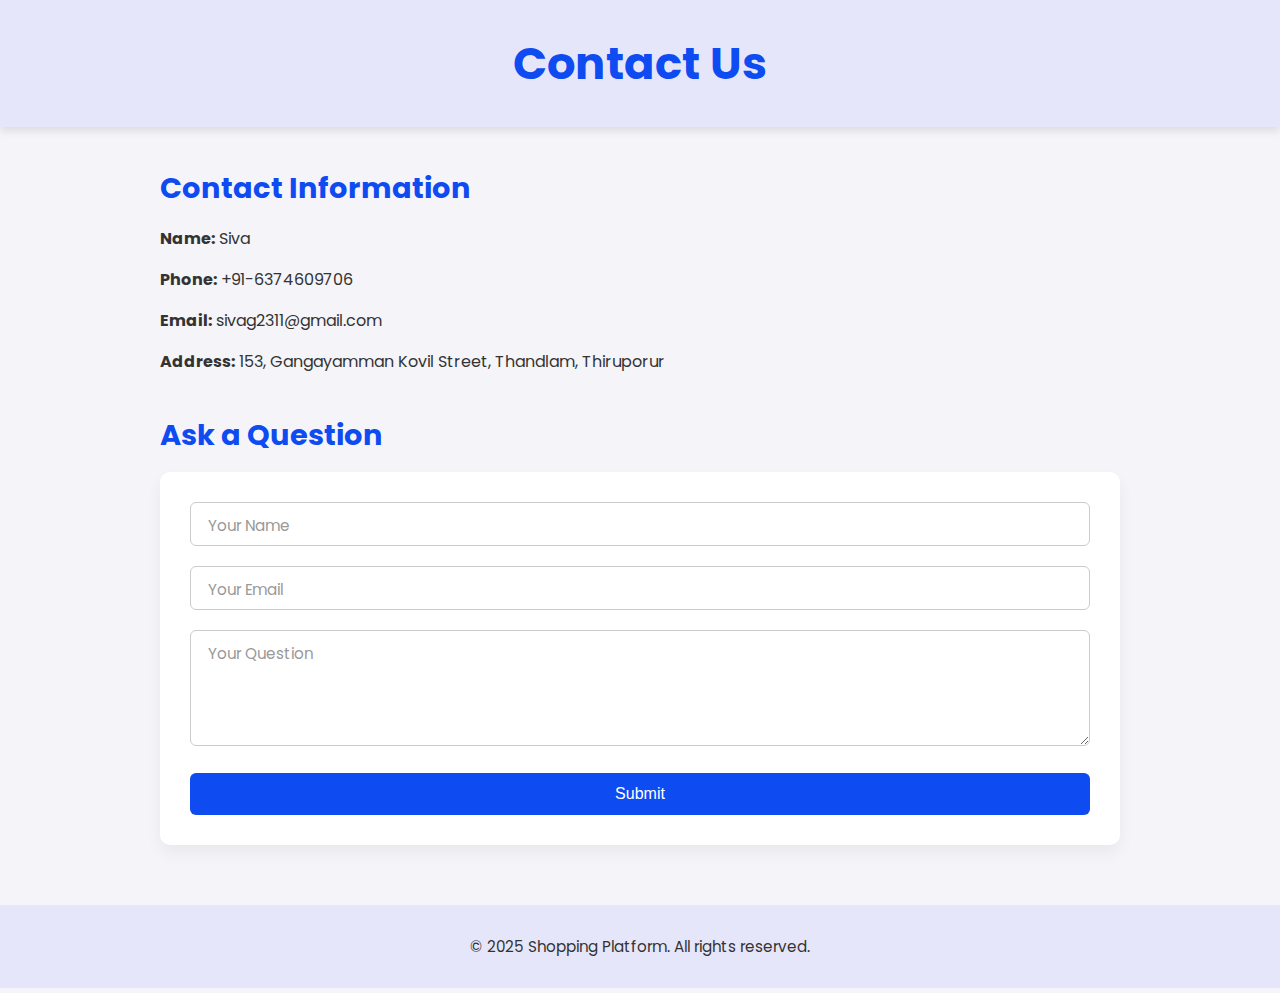
<file: contact-us.html>
<!DOCTYPE html>
<html lang="en">
  <head>
    <meta charset="UTF-8" />
    <meta name="viewport" content="width=device-width, initial-scale=1.0" />
    <title>Contact Us</title>
    <link href="https://fonts.googleapis.com/css2?family=Poppins:wght@300;500;700&display=swap" rel="stylesheet" />
    <style>
      :root {
        --primary-color: #0e4bf1;
        --light-bg: #f4f4f9;
        --lavender: #e6e6fa;
        --transition: all 0.3s ease-in-out;
      }

      * {
        box-sizing: border-box;
      }

      body {
        font-family: "Poppins", sans-serif;
        margin: 0;
        padding: 0;
        background-color: var(--light-bg);
        color: #333;
      }

      header {
        background: var(--lavender);
        color: var(--primary-color);
        padding: 30px 0;
        text-align: center;
        box-shadow: 0 4px 8px rgba(0, 0, 0, 0.1);
      }

      header h1 {
        font-size: 2.8rem;
        margin: 0;
      }

      .container {
        max-width: 1000px;
        margin: 40px auto;
        padding: 0 20px;
      }

      section {
        margin-bottom: 40px;
      }

      section h2 {
        font-size: 1.8rem;
        color: var(--primary-color);
        margin-bottom: 15px;
      }

      section p {
        font-size: 1rem;
        margin-bottom: 8px;
      }

      form {
        display: grid;
        gap: 20px;
        background: #fff;
        padding: 30px;
        border-radius: 10px;
        box-shadow: 0 8px 16px rgba(0, 0, 0, 0.05);
      }

      .form-group {
        position: relative;
      }

      .form-group input,
      .form-group textarea {
        width: 100%;
        padding: 12px 14px;
        border: 1px solid #ccc;
        border-radius: 6px;
        background: transparent;
        font-size: 1rem;
        transition: var(--transition);
      }

      .form-group label {
        position: absolute;
        top: 12px;
        left: 14px;
        font-size: 0.95rem;
        color: #999;
        pointer-events: none;
        transition: var(--transition);
        background: #fff;
        padding: 0 4px;
      }

      .form-group input:focus,
      .form-group textarea:focus {
        border-color: var(--primary-color);
        outline: none;
      }

      .form-group input:focus + label,
      .form-group input:not(:placeholder-shown) + label,
      .form-group textarea:focus + label,
      .form-group textarea:not(:placeholder-shown) + label {
        top: -10px;
        left: 10px;
        background: #fff;
        color: var(--primary-color);
        font-size: 0.75rem;
      }

      button {
        padding: 12px;
        background: var(--primary-color);
        color: #fff;
        border: none;
        border-radius: 6px;
        font-size: 1rem;
        cursor: pointer;
        transition: var(--transition);
      }

      button:hover {
        background: #083bc0;
      }

      footer {
        background: var(--lavender);
        color: #333;
        text-align: center;
        padding: 15px 0;
        margin-top: 60px;
        font-size: 0.95rem;
      }

      @media (max-width: 600px) {
        header h1 {
          font-size: 2rem;
        }

        form {
          padding: 20px;
        }
      }
    </style>
    <script>
      function sendReply(event) {
        event.preventDefault();
        const name = document.getElementById("name").value;
        const question = document.getElementById("question").value;

        alert(`Thank you, ${name}! Your question has been received:\n\n"${question}"\n\nWe’ll respond shortly.`);
        document.getElementById("contact-form").reset();
      }
    </script>
  </head>
  <body>
    <header>
      <h1>Contact Us</h1>
    </header>
    <div class="container">
      <section>
        <h2>Contact Information</h2>
        <p><strong>Name:</strong> Siva</p>
        <p><strong>Phone:</strong> +91-6374609706</p>
        <p><strong>Email:</strong> sivag2311@gmail.com</p>
        <p><strong>Address:</strong> 153, Gangayamman Kovil Street, Thandlam, Thiruporur</p>
      </section>

      <section>
        <h2>Ask a Question</h2>
        <form id="contact-form" onsubmit="sendReply(event)">
          <div class="form-group">
            <input type="text" id="name" placeholder=" " required />
            <label for="name">Your Name</label>
          </div>
          <div class="form-group">
            <input type="email" id="email" placeholder=" " required />
            <label for="email">Your Email</label>
          </div>
          <div class="form-group">
            <textarea id="question" placeholder=" " rows="5" required></textarea>
            <label for="question">Your Question</label>
          </div>
          <button type="submit">Submit</button>
        </form>
      </section>
    </div>
    <footer>
      <p>&copy; 2025 Shopping Platform. All rights reserved.</p>
    </footer>
  </body>
</html>
</file>
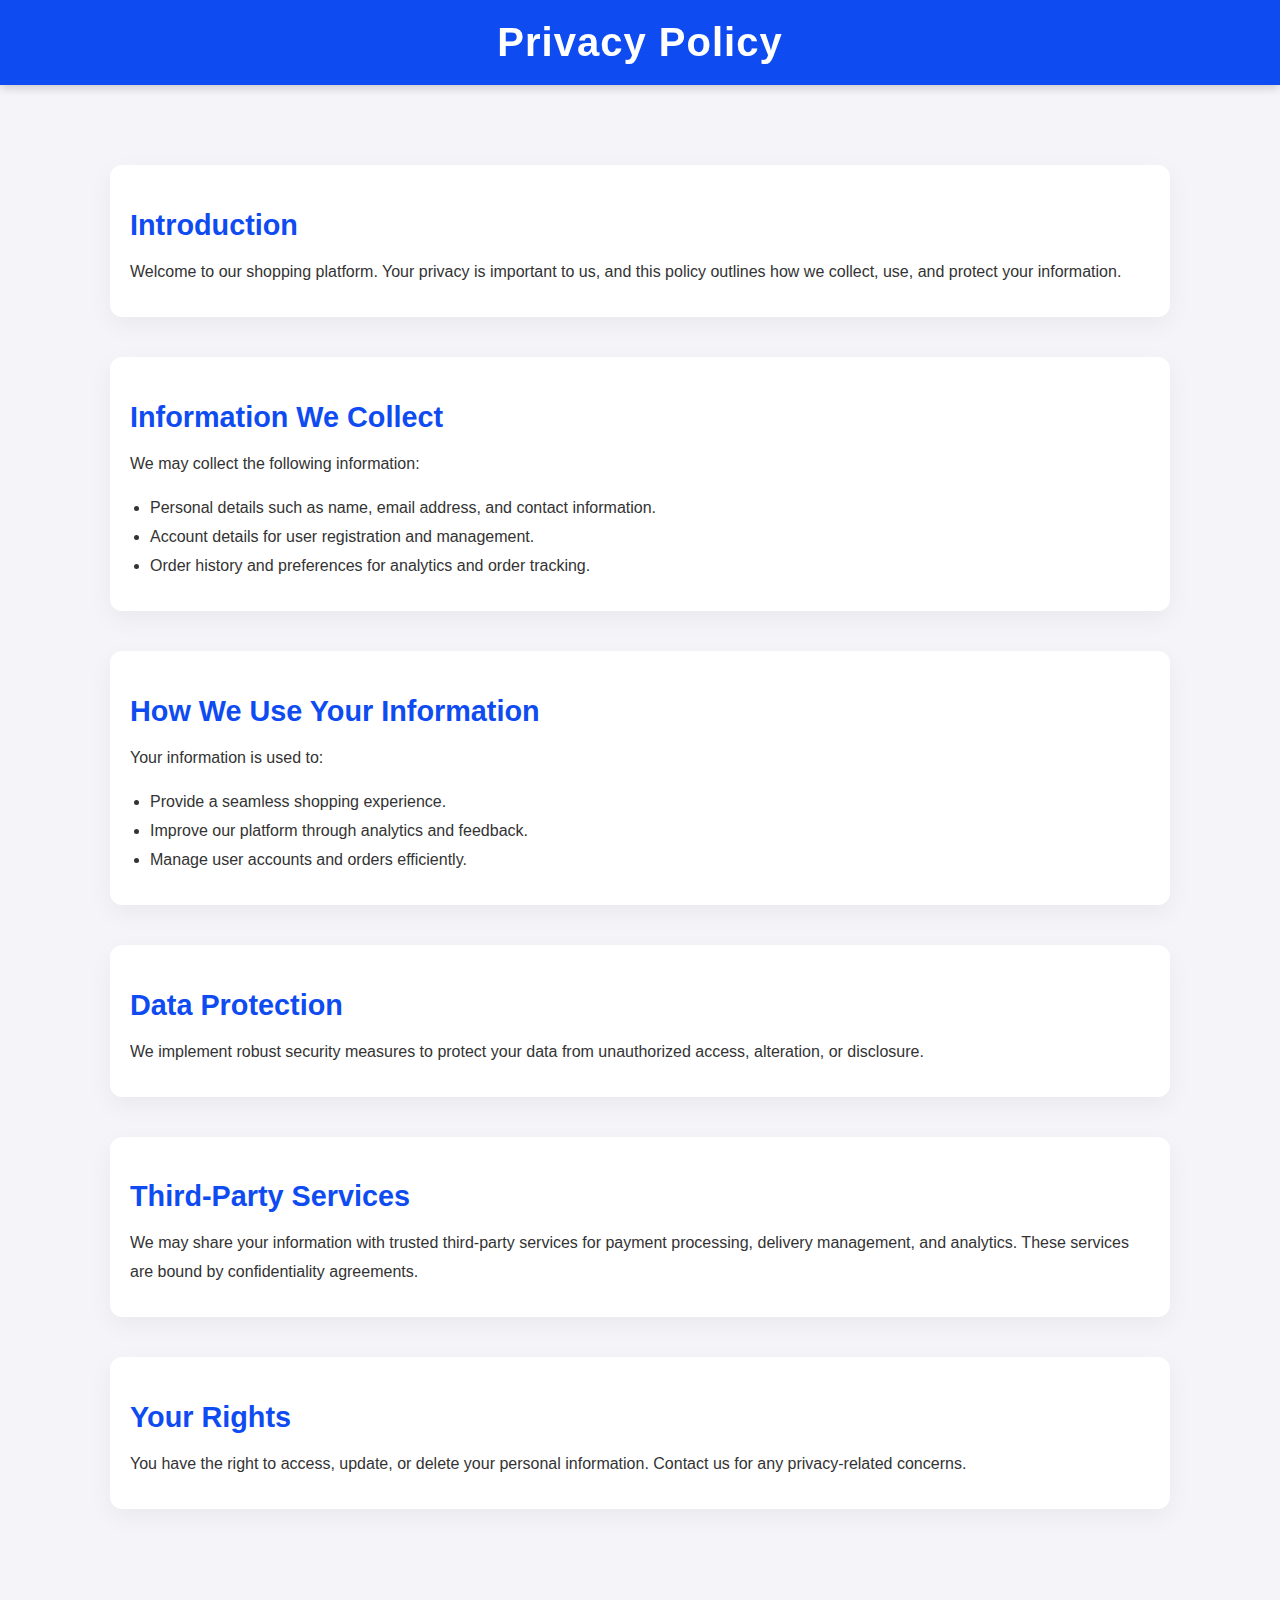
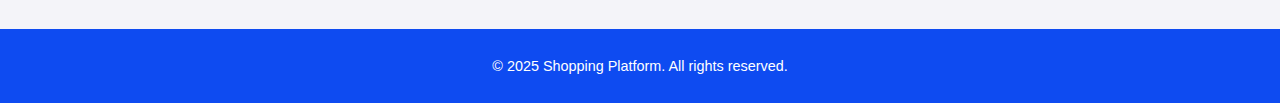
<file: privacy-policy.html>
<!DOCTYPE html>
<html lang="en">
<head>
    <meta charset="UTF-8" />
    <meta name="viewport" content="width=device-width, initial-scale=1.0"/>
    <title>Privacy Policy</title>
    <style>
        :root {
            --primary-color: #0e4bf1;
            --background-color: #f4f4f9;
            --text-color: #333;
            --header-height: 80px;
        }

        * {
            box-sizing: border-box;
            scroll-behavior: smooth;
        }

        body {
            font-family: 'Poppins', sans-serif;
            margin: 0;
            padding: 0;
            background-color: var(--background-color);
            color: var(--text-color);
        }

        ::-webkit-scrollbar {
            width: 10px;
        }

        ::-webkit-scrollbar-thumb {
            background-color: var(--primary-color);
            border-radius: 10px;
        }

        header {
            position: sticky;
            top: 0;
            background: var(--primary-color);
            color: #fff;
            padding: 20px 0;
            text-align: center;
            z-index: 1000;
            box-shadow: 0 2px 10px rgba(0, 0, 0, 0.2);
        }

        header h1 {
            margin: 0;
            font-size: 2.5rem;
            letter-spacing: 1px;
        }

        .container {
            max-width: 1100px;
            margin: auto;
            padding: 40px 20px;
        }

        section {
            margin: 40px 0;
            padding: 20px;
            background: #fff;
            border-radius: 12px;
            box-shadow: 0 8px 24px rgba(0, 0, 0, 0.05);
            transition: transform 0.3s ease, box-shadow 0.3s ease;
        }

        section:hover {
            transform: translateY(-5px);
            box-shadow: 0 10px 30px rgba(0, 0, 0, 0.1);
        }

        section h2 {
            font-size: 1.8rem;
            margin-bottom: 10px;
            color: var(--primary-color);
        }

        section p, section ul {
            font-size: 1rem;
            margin-bottom: 10px;
            line-height: 1.8;
        }

        ul {
            padding-left: 20px;
        }

        footer {
            background: var(--primary-color);
            color: #fff;
            text-align: center;
            padding: 15px 0;
            font-size: 0.9rem;
            margin-top: 40px;
        }

        @media (max-width: 768px) {
            header h1 {
                font-size: 2rem;
            }

            section h2 {
                font-size: 1.5rem;
            }

            .container {
                padding: 20px 15px;
            }
        }
    </style>
</head>
<body>
    <header>
        <h1>Privacy Policy</h1>
    </header>
    <div class="container">
        <section id="introduction">
            <h2>Introduction</h2>
            <p>Welcome to our shopping platform. Your privacy is important to us, and this policy outlines how we collect, use, and protect your information.</p>
        </section>
        <section id="info-collect">
            <h2>Information We Collect</h2>
            <p>We may collect the following information:</p>
            <ul>
                <li>Personal details such as name, email address, and contact information.</li>
                <li>Account details for user registration and management.</li>
                <li>Order history and preferences for analytics and order tracking.</li>
            </ul>
        </section>
        <section id="usage">
            <h2>How We Use Your Information</h2>
            <p>Your information is used to:</p>
            <ul>
                <li>Provide a seamless shopping experience.</li>
                <li>Improve our platform through analytics and feedback.</li>
                <li>Manage user accounts and orders efficiently.</li>
            </ul>
        </section>
        <section id="security">
            <h2>Data Protection</h2>
            <p>We implement robust security measures to protect your data from unauthorized access, alteration, or disclosure.</p>
        </section>
        <section id="third-party">
            <h2>Third-Party Services</h2>
            <p>We may share your information with trusted third-party services for payment processing, delivery management, and analytics. These services are bound by confidentiality agreements.</p>
        </section>
        <section id="rights">
            <h2>Your Rights</h2>
            <p>You have the right to access, update, or delete your personal information. Contact us for any privacy-related concerns.</p>
        </section>
    </div>
    <footer>
        <p>&copy; 2025 Shopping Platform. All rights reserved.</p>
    </footer>
</body>
</html>
</file>
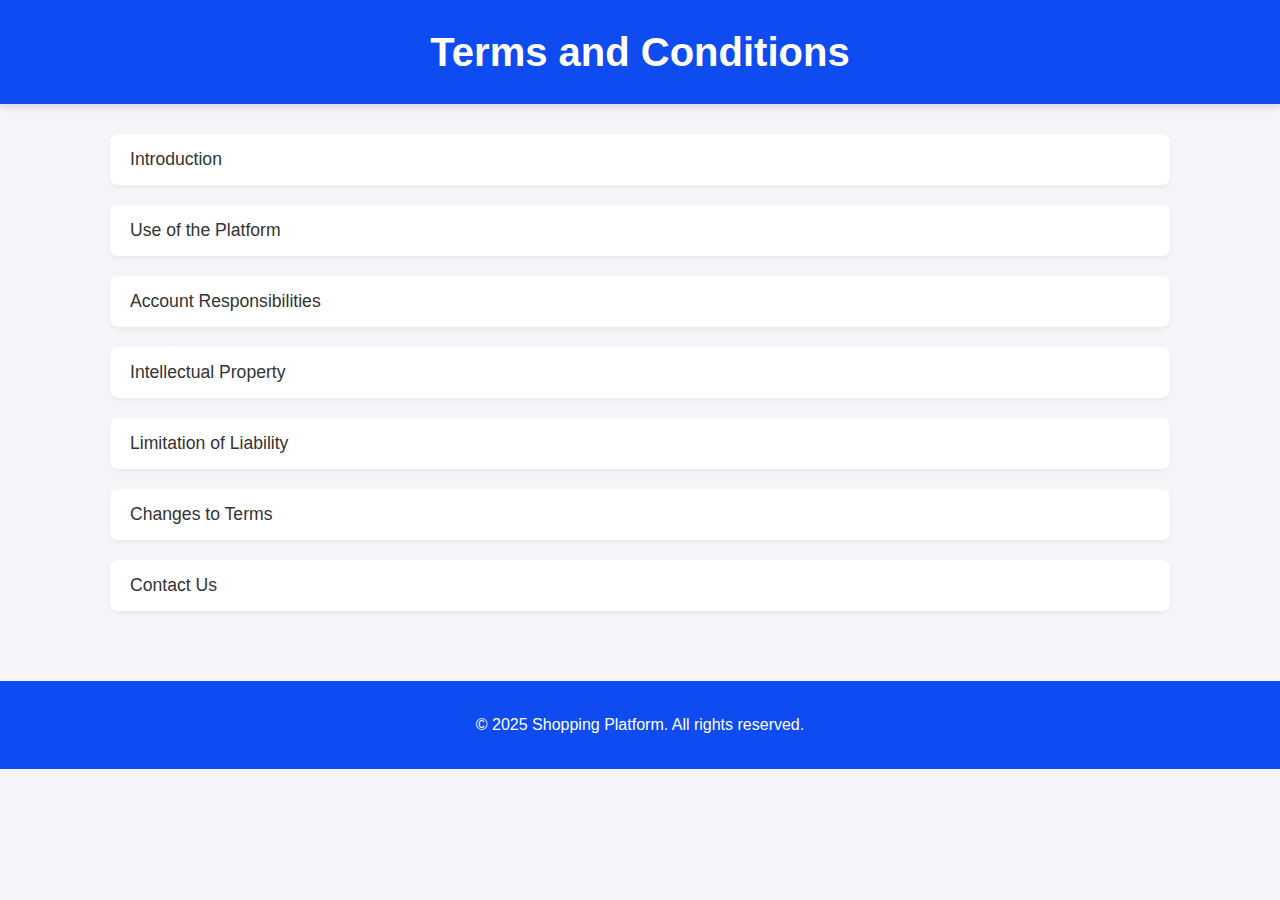
<file: terms-and-conditions.html>
<!DOCTYPE html>
<html lang="en">
<head>
    <meta charset="UTF-8" />
    <meta name="viewport" content="width=device-width, initial-scale=1.0"/>
    <title>Terms and Conditions</title>
    <style>
        :root {
            --primary-color: #0e4bf1;
            --bg-color: #f4f4f9;
            --text-color: #333;
            --white: #fff;
        }

        * {
            box-sizing: border-box;
            scroll-behavior: smooth;
        }

        body {
            font-family: "Poppins", sans-serif;
            line-height: 1.6;
            margin: 0;
            padding: 0;
            background-color: var(--bg-color);
            color: var(--text-color);
        }

        header {
            background: var(--primary-color);
            color: var(--white);
            padding: 20px 0;
            text-align: center;
            position: sticky;
            top: 0;
            z-index: 1000;
            box-shadow: 0 4px 6px rgba(0,0,0,0.1);
        }

        header h1 {
            font-size: 2.5rem;
            margin: 0;
        }

        .container {
            max-width: 1100px;
            margin: auto;
            padding: 20px;
        }

        .accordion {
            background-color: var(--white);
            color: var(--text-color);
            cursor: pointer;
            padding: 15px 20px;
            margin: 10px 0;
            width: 100%;
            border: none;
            text-align: left;
            outline: none;
            font-size: 1.1rem;
            transition: background 0.3s ease;
            border-radius: 8px;
            box-shadow: 0 2px 4px rgba(0,0,0,0.05);
        }

        .accordion:hover {
            background-color: #e9efff;
        }

        .accordion.active {
            background-color: #d7e3ff;
        }

        .panel {
            padding: 0 20px;
            max-height: 0;
            overflow: hidden;
            transition: max-height 0.4s ease-out;
            background-color: #ffffff;
            border-left: 4px solid var(--primary-color);
            border-radius: 0 0 8px 8px;
        }

        .panel p {
            margin: 15px 0;
        }

        footer {
            background: var(--primary-color);
            color: var(--white);
            text-align: center;
            padding: 15px 0;
            margin-top: 40px;
        }

        @media (max-width: 768px) {
            header h1 {
                font-size: 2rem;
            }

            .accordion {
                font-size: 1rem;
            }
        }
    </style>
</head>
<body>
    <header>
        <h1>Terms and Conditions</h1>
    </header>

    <div class="container">
        <button class="accordion">Introduction</button>
        <div class="panel">
            <p>Welcome to our shopping platform. By accessing or using our platform, you agree to comply with and be bound by the following terms and conditions.</p>
        </div>

        <button class="accordion">Use of the Platform</button>
        <div class="panel">
            <p>You agree to use the platform only for lawful purposes and in a way that does not infringe the rights of others or restrict their use of the platform.</p>
        </div>

        <button class="accordion">Account Responsibilities</button>
        <div class="panel">
            <p>You are responsible for maintaining the confidentiality of your account information and for all activities that occur under your account.</p>
        </div>

        <button class="accordion">Intellectual Property</button>
        <div class="panel">
            <p>All content on this platform, including text, graphics, logos, and images, is the property of the platform and is protected by copyright laws.</p>
        </div>

        <button class="accordion">Limitation of Liability</button>
        <div class="panel">
            <p>We are not liable for any direct, indirect, incidental, or consequential damages arising from your use of the platform.</p>
        </div>

        <button class="accordion">Changes to Terms</button>
        <div class="panel">
            <p>We reserve the right to update these terms and conditions at any time. Continued use of the platform constitutes acceptance of the updated terms.</p>
        </div>

        <button class="accordion">Contact Us</button>
        <div class="panel">
            <p>If you have any questions about these terms, please contact us.</p>
        </div>
    </div>

    <footer>
        <p>&copy; 2025 Shopping Platform. All rights reserved.</p>
    </footer>

    <script>
        const accordions = document.querySelectorAll(".accordion");

        accordions.forEach(btn => {
            btn.addEventListener("click", function () {
                this.classList.toggle("active");
                const panel = this.nextElementSibling;
                if (panel.style.maxHeight) {
                    panel.style.maxHeight = null;
                } else {
                    panel.style.maxHeight = panel.scrollHeight + "px";
                }
            });
        });
    </script>
</body>
</html>
</file>
<file: styles.css>
/*=============== GOOGLE FONTS ===============*/
@import url("https://fonts.googleapis.com/css2?family=Lato:wght@400;700&family=Spartan:wght@400;500;600;700&display=swap");

/*=============== VARIABLES CSS ===============*/
:root {
  --header-height: 4rem;

  /*========== Colors ==========*/
  --first-color: hsl(184, 100%, 47%);
  --first-color-alt: hsl(129, 44%, 94%);
  --second-color: hsl(34, 94%, 87%);
  --title-color: hsl(0, 0%, 13%);
  --text-color: hsl(154, 13%, 32%);
  --text-color-light: hsl(60, 1%, 56%);
  --body-color: hsl(0, 19%, 93%);
  --container-color: hsl(0, 0%, 93%);
  --border-color: hsl(129, 36%, 85%);
  --border-color-alt: hsl(113, 15%, 90%);

  /*========== Font and typography ==========*/
  --body-font: "Lato", sans-serif;
  --second-font: "League Spartan" sans-serif;
  --big-font-size: 3.5rem;
  --h1-font-size: 2.75rem;
  --h2-font-size: 2rem;
  --h3-font-size: 1.75rem;
  --h4-font-size: 1.375rem;
  --large-font-size: 1.125rem;
  --normal-font-size: 1rem;
  --small-font-size: 0.875rem;
  --smaller-font-size: 0.75rem;
  --tiny-font-size: 0.6875rem;

  /*========== Font weight ==========*/
  --weight-400: 400;
  --weight-500: 500;
  --weight-600: 600;
  --weight-700: 700;

  /*========== Transition ==========*/
  --transition: cubic-bezier(0, 0, 0.05, 1);
}

/* Responsive typography */
@media screen and (max-width: 1200px) {
  :root {
    --big-font-size: 2.25rem;
    --h1-font-size: 2rem;
    --h2-font-size: 1.375rem;
    --h3-font-size: 1.25rem;
    --h4-font-size: 1.125rem;
    --large-font-size: 1rem;
    --normal-font-size: 0.9375rem;
    --small-font-size: 0.8125rem;
    --smaller-font-size: 0.6875rem;
    --tiny-font-size: 0.625rem;
  }
}

/*=============== BASE ===============*/
* {
  margin: 0;
  padding: 0;
  box-sizing: border-box;
}

html {
  scroll-behavior: smooth;
}

input,
textarea,
body {
  color: var(--text-color);
  font-family: var(--body-font);
  font-size: var(--normal-font-size);
  font-weight: var(--weight-400);
}

body {
  background-color: var(--body-color);
}

h1,
h2,
h3,
h4 {
  font-family: var(--second-font);
  color: var(--title-color);
  font-weight: var(--weight-600);
}

ul {
  list-style: none;
}

a {
  text-decoration: none;
}

p {
  line-height: 1.5rem;
}

img {
  max-width: 100%;
}

button,
textarea,
input {
  background-color: transparent;
  border: none;
  outline: none;
}

table {
  width: 100%;
  border-collapse: collapse;
}

/*=============== REUSABLE CSS CLASSES ===============*/
.container {
  max-width: 1320px;
  margin-inline: auto;
  padding-inline: 0.75rem;
}

.grid {
  display: grid;
  gap: 1.5rem;
}

.section {
  padding-block: 2rem;
}

.section--lg {
  padding-block: 4rem;
}

.section__title {
  font-size: var(--h4-font-size);
  margin-bottom: 1.5rem;
}

.section__title span {
  color: var(--first-color);
}

.form__input {
  border: 1px solid var(--border-color-alt);
  padding-inline: 1rem;
  height: 45px;
  font-size: var(--small-font-size);
  border-radius: 0.25rem;
  -webkit-border-radius: 0.25rem;
  -moz-border-radius: 0.25rem;
  -ms-border-radius: 0.25rem;
  -o-border-radius: 0.25rem;
}

.new__price {
  color: var(--first-color);
  font-weight: var(--weight-600);
}

.old__price {
  color: var(--text-color-light);
  font-size: var(--small-font-size);
  text-decoration: line-through;
}

.form {
  row-gap: 1rem;
}

.form__group {
  grid-template-columns: repeat(2, 1fr);
  gap: 1rem;
}

.textarea {
  height: 200px;
  padding-block: 1rem;
  resize: none;
}

/*=============== HEADER & NAV ===============*/
.header__top {
  background-color: var(--first-color-alt);
  border-bottom: 1px solid var(--first-color);
  padding-block: 0.875rem;
}

.header__container {
  display: flex;
  justify-content: space-between;
  align-items: center;
}

.header__contact span:first-child {
  margin-right: 2rem;
}

.header__contact span,
.header__alert-news,
.header__alert-top-action {
  font-size: var(--small-font-size);
}

.header__alert-news {
  color: var(--text-color-light);
  font-weight: var(--weight-600);
}

.header__top-action {
  color: var(--text-color);
}

.nav,
.nav__menu,
.nav__list,
.header__user-actions {
  display: flex;
  align-items: center;
}

.nav {
  height: calc(var(--header-height) + 2.5rem);
  justify-content: space-between;
  column-gap: 1rem;
}

.nav__logo-img {
  width: 120px;
}

.nav__menu {
  flex-grow: 1;
  margin-left: 2.5rem;
}

.nav__list {
  column-gap: 2.5rem;
  margin-right: auto;
}

.nav__link {
  color: var(--title-color);
  font-weight: var(--weight-700);
  transform: all 0.3s var(--transition);
  -webkit-transform: all 0.3s var(--transition);
  -moz-transform: all 0.3s var(--transition);
  -ms-transform: all 0.3s var(--transition);
  -o-transform: all 0.3s var(--transition);
}

.header__search {
  width: 340px;
  position: relative;
}

.header__search .form__input {
  width: 100%;
}

.search__btn {
  position: absolute;
  top: 24%;
  right: 1.25rem;
  cursor: pointer;
}

.header__user-actions {
  column-gap: 1.25rem;
}

.header__action-btn {
  position: relative;
}

.header__action-btn img {
  width: 24px;
}

.header__action-btn span.count {
  position: absolute;
  top: -0.625rem;
  right: -0.625rem;
  background-color: var(--first-color);
  color: var(--body-color);
  height: 18px;
  width: 18px;
  text-align: center;
  font-size: var(--tiny-font-size);
  line-height: 18px;
  border-radius: 50%;
  -webkit-border-radius: 50%;
  -moz-border-radius: 50%;
  -ms-border-radius: 50%;
  -o-border-radius: 50%;
}

.nav__menu-top,
.nav__toggle {
  display: none;
}

/* Active link */
.active-link,
.nav__link:hover {
  color: var(--first-color);
}

/*=============== HOME ===============*/
.home__container {
  grid-template-columns: 5fr 7fr;
  align-items: center;
}

.home__subtitle,
.home__description {
  font-size: var(--large-font-size);
}

.home__subtitle {
  font-family: var(--second-font);
  font-weight: var(--weight-600);
  margin-bottom: 1rem;
  display: block;
}

.home__title {
  font-size: var(--h1-font-size);
  font-weight: var(--weight-700);
  line-height: 1.4;
}

.home__title span {
  color: var(--first-color);
  font-size: var(--big-font-size);
}

.home__description {
  margin-block: 0.5rem 2rem;
}

.home__img {
  justify-self: flex-end;
}

/*=============== BUTTONS ===============*/
.btn {
  display: inline-block;
  background-color: var(--first-color);
  border: 2px solid var(--first-color);
  color: var(--body-color);
  padding-inline: 1.75rem;
  /* padding: 0.75rem 1.75rem; */
  height: 49px;
  line-height: 43px;
  font-family: var(--second-font);
  font-size: var(--small-font-size);
  font-weight: var(--weight-700);
  border-radius: 0.25rem;
  -webkit-border-radius: 0.25rem;
  -moz-border-radius: 0.25rem;
  -ms-border-radius: 0.25rem;
  -o-border-radius: 0.25rem;
  transition: all 0.4s var(--transition);
  -webkit-transition: all 0.4s var(--transition);
  -moz-transition: all 0.4s var(--transition);
  -ms-transition: all 0.4s var(--transition);
  -o-transition: all 0.4s var(--transition);
}

.btn:hover {
  background-color: transparent;
  color: var(--first-color);
}

.btn--md,
.btn--sm {
  font-family: var(--body-font);
}

.btn--md {
  height: 45px;
  line-height: 40px;
}

.btn--sm {
  height: 40px;
  line-height: 35px;
}


/*=============== PRODUCTS ===============*/
.tab__btns {
  display: flex;
  flex-wrap: wrap;
  gap: 0.75rem;
  margin-bottom: 2rem;
}

.tab__btn {
  background-color: var(--container-color);
  color: var(--title-color);
  padding: 1rem 1.25rem 0.875rem;
  font-family: var(--second-font);
  font-size: var(--small-font-size);
  font-weight: var(--weight-600);
  cursor: pointer;
  border-radius: 0.25rem;
  -webkit-border-radius: 0.25rem;
  -moz-border-radius: 0.25rem;
  -ms-border-radius: 0.25rem;
  -o-border-radius: 0.25rem;
}

.products__container {
  grid-template-columns: repeat(4, 1fr);
}

.product__item {
  border: 1px solid var(--border-color);
  border-radius: 1.5rem;
  transition: all 0.2s var(--transition);
  -webkit-border-radius: 1.5rem;
  -moz-border-radius: 1.5rem;
  -ms-border-radius: 1.5rem;
  -o-border-radius: 1.5rem;
  -webkit-transition: all 0.2s var(--transition);
  -moz-transition: all 0.2s var(--transition);
  -ms-transition: all 0.2s var(--transition);
  -o-transition: all 0.2s var(--transition);
}

.product__banner {
  padding: 0.625rem 0.75rem 0.75rem;
}

.product__banner,
.product__images {
  position: relative;
}

.product__images {
  display: block;
  overflow: hidden;
  border-radius: 1.25rem;
  -webkit-border-radius: 1.25rem;
  -moz-border-radius: 1.25rem;
  -ms-border-radius: 1.25rem;
  -o-border-radius: 1.25rem;
}

.product__img {
  vertical-align: middle;
  transition: all 1.5s var(--transition);
  -webkit-transition: all 1.5s var(--transition);
  -moz-transition: all 1.5s var(--transition);
  -ms-transition: all 1.5s var(--transition);
  -o-transition: all 1.5s var(--transition);
}

.product__item:hover .product__img {
  transform: scale(1.1);
  -webkit-transform: scale(1.1);
  -moz-transform: scale(1.1);
  -ms-transform: scale(1.1);
  -o-transform: scale(1.1);
}

.product__img.hover {
  position: absolute;
  top: 0;
  left: 0;
}

.product__actions {
  position: absolute;
  top: 50%;
  left: 50%;
  display: flex;
  column-gap: 0.5rem;
  transform: translate(-50%, -50%);
  transition: all 0.2s var(--transition);
  -webkit-transform: translate(-50%, -50%);
  -moz-transform: translate(-50%, -50%);
  -ms-transform: translate(-50%, -50%);
  -o-transform: translate(-50%, -50%);
  -webkit-transition: all 0.2s var(--transition);
  -moz-transition: all 0.2s var(--transition);
  -ms-transition: all 0.2s var(--transition);
  -o-transition: all 0.2s var(--transition);
}

.action__btn {
  position: relative;
  width: 40px;
  height: 40px;
  line-height: 42px;
  text-align: center;
  background-color: var(--first-color-alt);
  border: 1px solid var(--border-color);
  color: var(--text-color);
  font-size: var(--small-font-size);
  border-radius: 50%;
  -webkit-border-radius: 50%;
  -moz-border-radius: 50%;
  -ms-border-radius: 50%;
  -o-border-radius: 50%;
}

.action__btn::before,
.action__btn::after {
  position: absolute;
  left: 50%;
  transform: translateX(-50%);
  -webkit-transform: translateX(-50%);
  -moz-transform: translateX(-50%);
  -ms-transform: translateX(-50%);
  -o-transform: translateX(-50%);
}

.action__btn::before {
  content: "";
  top: -2px;
  border: 0.5rem solid transparent;
  border-top-color: var(--first-color);
}

.action__btn::after {
  content: attr(aria-label);
  bottom: 100%;
  background-color: var(--first-color);
  color: var(--body-color);
  font-size: var(--tiny-font-size);
  white-space: nowrap;
  padding-inline: 0.625rem;
  line-height: 2.58;
  border-radius: 0.25rem;
  -webkit-border-radius: 0.25rem;
  -moz-border-radius: 0.25rem;
  -ms-border-radius: 0.25rem;
  -o-border-radius: 0.25rem;
}

.product__badge {
  position: absolute;
  left: 1.25rem;
  top: 1.25rem;
  background-color: var(--first-color);
  color: var(--body-color);
  padding: 0.25rem 0.625rem;
  font-size: var(--tiny-font-size);
  border-radius: 2.5rem;
  -webkit-border-radius: 2.5rem;
  -moz-border-radius: 2.5rem;
  -ms-border-radius: 2.5rem;
  -o-border-radius: 2.5rem;
}

.product__badge.light-pink {
  background-color: hsl(341, 100%, 73%);
}

.product__badge.light-green {
  background-color: hsl(155, 20%, 67%);
}

.product__badge.light-orange {
  background-color: hsl(24, 100%, 73%);
}

.product__badge.light-blue {
  background-color: hsl(202, 53%, 76%);
}

.product__content {
  padding: 0 1.25rem 1.125rem;
  position: relative;
}

.product__category {
  color: var(--text-color-light);
  font-size: var(--smaller-font-size);
}

.product__title {
  font-size: var(--normal-font-size);
  margin-block: 0.75rem 0.5rem;
}

.product__rating {
  color: hsl(42, 100%, 50%);
  font-size: var(--smaller-font-size);
  margin-bottom: 0.75rem;
}

.product__price .new__price {
  font-size: var(--large-font-size);
}

.cart__btn {
  position: absolute;
  bottom: 1.6rem;
  right: 1.25rem;
}

/* Active Tab */
.tab__btn.active-tab {
  color: var(--first-color);
  background-color: var(--second-color);
}

.tab__item:not(.active-tab) {
  display: none;
}

/* Product Hover */
.product__img.hover,
.product__actions,
.action__btn::before,
.action__btn::after,
.product__item:hover .product__img.default {
  opacity: 0;
}

.product__item:hover {
  box-shadow: 0 0 10px hsl(0, 0%, 0%, 0.1);
}

.product__item:hover .product__img.hover,
.product__item:hover .product__actions,
.action__btn:hover::before,
.action__btn:hover::after {
  opacity: 1;
}

.action__btn:hover::before,
.action__btn:hover::after {
  transform: translateX(-50%) translateY(-0.5rem);
  transition: all 0.3s cubic-bezier(0.71, 1.7, 0.77, 1.24);
  -webkit-transition: all 0.3s cubic-bezier(0.71, 1.7, 0.77, 1.24);
  -moz-transition: all 0.3s cubic-bezier(0.71, 1.7, 0.77, 1.24);
  -ms-transition: all 0.3s cubic-bezier(0.71, 1.7, 0.77, 1.24);
  -o-transition: all 0.3s cubic-bezier(0.71, 1.7, 0.77, 1.24);
  -webkit-transform: translateX(-50%) translateY(-0.5rem);
  -moz-transform: translateX(-50%) translateY(-0.5rem);
  -ms-transform: translateX(-50%) translateY(-0.5rem);
  -o-transform: translateX(-50%) translateY(-0.5rem);
}

.action__btn:hover {
  background-color: var(--first-color);
  border-color: var(--first-color);
  color: var(--body-color);
}



/*=============== NEW ARRIVALS ===============*/
.new__arrivals {
  overflow: hidden;
}

/*=============== SHOWCASE ===============*/
.showcase__container {
  grid-template-columns: repeat(4, 1fr);
}

.showcase__wrapper .section__title {
  font-size: var(--normal-font-size);
  border-bottom: 1px solid var(--border-color-alt);
  padding-bottom: 0.75rem;
  margin-bottom: 2rem;
  position: relative;
}

.showcase__wrapper .section__title::before {
  content: "";
  position: absolute;
  width: 50px;
  height: 2px;
  left: 0;
  bottom: -1.5px;
  background-color: var(--first-color);
}

.showcase__item {
  display: flex;
  align-items: center;
  column-gap: 1.5rem;
}

.showcase__item:not(:last-child) {
  margin-bottom: 1.5rem;
}

.showcase__img {
  width: 86px;
}

.showcase__content {
  width: calc(100% - 110px);
}

.showcase__title {
  font-size: var(--small-font-size);
  font-weight: var(--weight-500);
  white-space: nowrap;
  overflow: hidden;
  text-overflow: ellipsis;
  margin-bottom: 0.5rem;
}

/*=============== NEWSLETTER ===============*/
.newsletter {
  background-color: hsl(166, 23%, 74%);
}

.home__newsletter {
  margin-top: 2rem;
}

.newsletter__container {
  grid-template-columns: repeat(2, 3.5fr) 5fr;
  align-items: center;
  column-gap: 3rem;
}

.newsletter__title {
  column-gap: 1rem;
  font-size: var(--large-font-size);
}

.newsletter__icon {
  width: 40px;
}

.newsletter__description {
  color: var(--title-color);
  font-family: var(--second-font);
  font-size: var(--small-font-size);
  font-weight: var(--weight-600);
  text-align: center;
}

.newsletter__form {
  display: flex;
}

.newsletter__input,
.newsletter__btn {
  font-size: var(--small-font-size);
}

.newsletter__input {
  background-color: var(--body-color);
  padding-inline: 1.23rem;
  width: 100%;
  height: 48px;
  border-radius: 0.25rem 0 0 0.25rem;
  -webkit-border-radius: 0.25rem 0 0 0.25rem;
  -moz-border-radius: 0.25rem 0 0 0.25rem;
  -ms-border-radius: 0.25rem 0 0 0.25rem;
  -o-border-radius: 0.25rem 0 0 0.25rem;
}

.newsletter__btn {
  background-color: var(--title-color);
  color: var(--body-color);
  padding-inline: 2rem;
  font-family: var(--second-font);
  font-weight: 500;
  letter-spacing: 0.5px;
  cursor: pointer;
  transition: all 0.3s var(--transition);
  border-radius: 0 0.25rem 0.25rem 0;
  -webkit-border-radius: 0 0.25rem 0.25rem 0;
  -moz-border-radius: 0 0.25rem 0.25rem 0;
  -ms-border-radius: 0 0.25rem 0.25rem 0;
  -o-border-radius: 0 0.25rem 0.25rem 0;
  -webkit-transition: all 0.3s var(--transition);
  -moz-transition: all 0.3s var(--transition);
  -ms-transition: all 0.3s var(--transition);
  -o-transition: all 0.3s var(--transition);
}

.newsletter__btn:hover {
  background-color: var(--first-color);
}

/*=============== FOOTER ===============*/
.footer__container {
  grid-template-columns: 4.5fr repeat(2, 2fr) 3.5fr;
  padding-block: 2.5rem;
}

.footer__logo-img {
  width: 120px;
}

.footer__subtitle {
  color: var(--text-color-light);
  font-size: var(--small-font-size);
  margin-block: 1.25rem 0.625rem;
}

.footer__description {
  margin-bottom: 0.25rem;
}

.footer__description span {
  font-weight: var(--weight-600);
}

.footer__social .footer__subtitle {
  margin-top: 1.875rem;
}

.footer__social-links {
  column-gap: 0.25rem;
}

.footer__social-icon {
  width: 20px;
  opacity: 0.7;
}

.footer__title {
  font-size: var(--large-font-size);
  margin-block: 1rem 1.25rem;
}

.footer__link {
  color: var(--title-color);
  font-size: var(--small-font-size);
  margin-bottom: 1rem;
  display: block;
  transition: all 0.3s var(--transition);
  -webkit-transition: all 0.3s var(--transition);
  -moz-transition: all 0.3s var(--transition);
  -ms-transition: all 0.3s var(--transition);
  -o-transition: all 0.3s var(--transition);
}

.footer__link:hover {
  color: var(--first-color);
  margin-left: 0.25rem;
}

.footer__bottom {
  display: flex;
  justify-content: space-between;
  padding-block: 1.25rem;
  border-top: 1px solid var(--border-color-alt);
}

.copyright,
.designer {
  color: var(--text-color-light);
  font-size: var(--small-font-size);
}

/*=============== BREADCRUMBS ===============*/
.breadcrumb {
  background-color: var(--container-color);
  padding-block: 1.5rem;
}

.breadcrumb__list {
  column-gap: 0.75rem;
}

.breadcrumb__link {
  color: var(--text-color);
  font-size: var(--small-font-size);
}

/*=============== SHOP ===============*/
.total__products {
  margin-bottom: 2.5rem;
}

.total__products span {
  color: var(--first-color);
  font-weight: var(--weight-600);
}

.pagination {
  display: flex;
  justify-content: center;
  column-gap: 0.625rem;
  margin-top: 2.75rem;
}

.pagination__link {
  display: inline-block;
  width: 34px;
  height: 34px;
  line-height: 34px;
  text-align: center;
  color: var(--text-color);
  font-size: var(--small-font-size);
  font-weight: var(--weight-700);
  border-radius: 0.25rem;
  transition: all 0.15s var(--transition);
  -webkit-border-radius: 0.25rem;
  -moz-border-radius: 0.25rem;
  -ms-border-radius: 0.25rem;
  -o-border-radius: 0.25rem;
  -webkit-transition: all 0.15s var(--transition);
  -moz-transition: all 0.15s var(--transition);
  -ms-transition: all 0.15s var(--transition);
  -o-transition: all 0.15s var(--transition);
}

.pagination__link.active,
.pagination__link:hover {
  background-color: var(--first-color);
  color: var(--body-color);
}

.pagination__link.icon {
  border-top-right-radius: 50%;
  border-bottom-right-radius: 50%;
}

/*=============== DETAILS ===============*/
.details__container {
  grid-template-columns: 5.5fr 6.5fr;
}

.details__img {
  margin-bottom: 0.5rem;
}

.details__small-images {
  grid-template-columns: repeat(4, 1fr);
  column-gap: 0.625rem;
}

.details__small-img {
  cursor: pointer;
}

.details__title {
  font-size: var(--h2-font-size);
}

.details__brand {
  font-size: var(--small-font-size);
  margin-block: 1rem;
}

.details__brand span {
  color: var(--first-color);
}

.details__price {
  border-top: 1px solid var(--border-color-alt);
  border-bottom: 1px solid var(--border-color-alt);
  padding-block: 1rem;
  column-gap: 1rem;
}

.details__price .new__price {
  font-size: var(--h2-font-size);
}
.details__price .old__price {
  font-size: var(--normal-font-size);
  font-weight: var(--weight-500);
}

.short__description {
  margin-block: 1rem 2rem;
}

.list__item,
.meta__list {
  font-size: var(--small-font-size);
  margin-bottom: 0.75rem;
}

.details__color,
.details__size {
  column-gap: 0.75rem;
}

.details__color {
  margin-block: 2rem 1.5rem;
}

.details__size {
  margin-bottom: 2.5rem;
}

.details__color-title,
.details__size-title {
  font-size: var(--small-font-size);
  font-weight: var(--weight-600);
}

.color__list,
.size__list {
  display: flex;
  column-gap: 0.25rem;
}

.color__link {
  display: inline-block;
  width: 26px;
  height: 26px;
  border-radius: 50%;
  -webkit-border-radius: 50%;
  -moz-border-radius: 50%;
  -ms-border-radius: 50%;
  -o-border-radius: 50%;
}

.size__link {
  border: 1px solid var(--border-color-alt);
  padding: 0.375rem 0.75rem 0.5rem;
  color: var(--text-color);
  font-size: var(--small-font-size);
}

.size-active {
  background-color: var(--first-color);
  color: var(--body-color);
}

.details__action {
  display: flex;
  column-gap: 0.375rem;
  margin-bottom: 3.25rem;
}

.quantity,
.details__action-btn {
  border: 1px solid var(--border-color-alt);
  font-size: var(--small-font-size);
}

.quantity {
  max-width: 80px;
  padding-block: 0.5rem;
  padding-inline: 1rem 0.5rem;
  border-radius: 0.25rem;
  -webkit-border-radius: 0.25rem;
  -moz-border-radius: 0.25rem;
  -ms-border-radius: 0.25rem;
  -o-border-radius: 0.25rem;
}

.details__action-btn {
  color: var(--text-color);
  line-height: 40px;
  padding-inline: 0.75rem;
}

.details__meta {
  border-top: 1px solid var(--border-color-alt);
  padding-top: 1rem;
}

/*=============== DETAILS INFO & REVIEWS ===============*/
.detail__tabs {
  display: flex;
  column-gap: 1.75rem;
  margin-bottom: 3rem;
}

.detail__tab {
  font-family: var(--second-font);
  font-size: var(--large-font-size);
  font-weight: var(--weight-600);
  cursor: pointer;
}

.detail__tab.active-tab {
  color: var(--first-color);
}

.details__tab-content:not(.active-tab) {
  display: none;
}

.info__table tr th,
.info__table tr td {
  border: 1px solid var(--border-color-alt);
  padding: 0.625rem 1.25rem;
}

.info__table tr th {
  font-weight: var(--weight-500);
  text-align: left;
}
.info__table tr td {
  color: var(--text-color-light);
}

.reviews__container {
  padding-bottom: 3rem;
  row-gap: 1.25rem;
}

.review__single {
  border-bottom: 1px solid var(--border-color-alt);
  padding-bottom: 1.25rem;
  display: flex;
  align-items: center;
  column-gap: 1.5rem;
}

.review__single:last-child {
  padding-bottom: 3rem;
}

.review__img {
  width: 70px;
  margin-bottom: 0.5rem;
  border-radius: 50%;
  -webkit-border-radius: 50%;
  -moz-border-radius: 50%;
  -ms-border-radius: 50%;
  -o-border-radius: 50%;
}

.review__title {
  font-size: var(--tiny-font-size);
}

.review__data {
  width: calc(100% - 94px);
}

.review__rating {
  color: hsl(24, 100%, 50%);
  margin-bottom: 0.25rem;
}

.review__description {
  margin-bottom: 0.5rem;
}

.review__rating,
.review__date {
  font-size: var(--small-font-size);
}

.review__form-title {
  font-size: var(--large-font-size);
  margin-bottom: 1rem;
}

.rate__product {
  margin-bottom: 2rem;
}

/*=============== CART ===============*/
.table__container {
  overflow-x: auto;
}

.table {
  table-layout: fixed;
  margin-bottom: 2rem;
}

.table tbody tr {
  border-top: 1px solid var(--border-color-alt);
}

.table tr:last-child {
  border-bottom: 1px solid var(--border-color-alt);
}

.table thead tr th:nth-child(1),
.table tbody tr td:nth-child(1) {
  width: 216px;
}

.table thead tr th:nth-child(2),
.table tbody tr td:nth-child(2) {
  width: 400px;
}

.table thead tr th:nth-child(3),
.table tbody tr td:nth-child(3) {
  width: 108px;
}

.table thead tr th:nth-child(4),
.table tbody tr td:nth-child(4) {
  width: 220px;
}

.table thead tr th:nth-child(5),
.table tbody tr td:nth-child(5) {
  width: 200px;
}

.table thead tr th:nth-child(6),
.table tbody tr td:nth-child(6) {
  width: 152px;
}

.table__img {
  width: 80px;
}

.table thead tr th,
.table tbody tr td {
  padding: 0.7rem 0.5rem;
  text-align: center;
}

.table__title,
.table__description,
.table__price,
.table__subtotal,
.table__trash,
.table__stock {
  font-size: var(--small-font-size);
}

.table__title,
.table__stock {
  color: var(--first-color);
}

.table__description {
  max-width: 250px;
  margin-inline: auto;
}

.table__trash {
  color: var(--text-color-light);
  cursor: pointer;
}

.table__trash:hover {
  color: red;
}

.cart__actions {
  display: flex;
  justify-content: flex-end;
  flex-wrap: wrap;
  gap: 0.75rem;
  margin-top: 1.5rem;
}

.divider {
  position: relative;
  text-align: center;
  margin-block: 3rem;
}

.divider::before {
  content: "";
  position: absolute;
  top: 50%;
  left: 0;
  width: 100%;
  border-top: 2px solid var(--border-color-alt);
  z-index: -1;
}

.divider i {
  color: var(--text-color-light);
  background-color: var(--body-color);
  font-size: 1.5rem;
  padding-inline: 1.25rem;
}

.cart__group {
  grid-template-columns: repeat(2, 1fr);
  align-items: flex-start;
}

.cart__shipping .section__title,
.cart__coupon .section__title,
.cart__total .section__title {
  font-size: var(--large-font-size);
  margin-bottom: 1rem;
}

.cart__coupon {
  margin-top: 3rem;
}

.coupon__form .form__group {
  align-items: center;
}

.cart__total {
  border: 1px solid var(--border-color-alt);
  padding: 1.75rem;
  border-radius: 0.25rem;
  -webkit-border-radius: 0.25rem;
  -moz-border-radius: 0.25rem;
  -ms-border-radius: 0.25rem;
  -o-border-radius: 0.25rem;
}

.cart__total-table {
  margin-bottom: 1rem;
}

.cart__total-table tr td {
  border: 1px solid var(--border-color-alt);
  padding: 0.75rem 0.5rem;
  width: 50%;
}

.cart__total-title {
  font-size: var(--small-font-size);
}

.cart__total-price {
  color: var(--first-color);
  font-weight: var(--weight-700);
}

.cart__total .btn {
  display: inline-flex;
  /* width: fit-content; */
}

/*=============== CART OTHERS ===============*/

/*=============== WISHLIST ===============*/

/*=============== CHECKOUT ===============*/
.checkout__container {
  grid-template-columns: repeat(2, 1fr);
}

.checkout__group:nth-child(2) {
  border: 1px solid var(--border-color-alt);
  padding: 2rem;
  border-radius: 0.5rem;
  -webkit-border-radius: 0.5rem;
  -moz-border-radius: 0.5rem;
  -ms-border-radius: 0.5rem;
  -o-border-radius: 0.5rem;
}

.checkout__group .section__title {
  font-size: var(--large-font-size);
}

.checkout__title {
  font-size: var(--small-font-size);
}

.order__table thead tr th,
.order__table tbody tr td {
  border: 1px solid var(--border-color-alt);
  padding: 0.5rem;
  text-align: center;
}

.order__table thead tr th {
  color: var(--title-color);
  font-size: var(--small-font-size);
}

.order__img {
  width: 80px;
}

.table__quantity,
.order__subtitle {
  font-size: var(--small-font-size);
}

.order__grand-total {
  color: var(--first-color);
  font-size: var(--large-font-size);
  font-weight: var(--weight-700);
}

.payment__methods {
  margin-block: 2.5rem 2.75rem;
}

.payment__title {
  margin-bottom: 1.5rem;
}

.payment__option {
  margin-bottom: 1rem;
}

.payment__input {
  accent-color: var(--first-color);
}

.payment__label {
  font-size: var(--small-font-size);
  user-select: none;
}

/*=============== COMPARE ===============*/
.compare__table tr th,
.compare__table tr td {
  padding: 0.5rem;
  border: 1px solid var(--border-color-alt);
}

.compare__table tr th {
  color: var(--text-color-light);
  font-size: var(--small-font-size);
}

.compare__table tr td {
  text-align: center;
}

.compare__colors {
  justify-content: center;
}

.table__weight,
.table__dimension {
  font-size: var(--small-font-size);
}

/*=============== LOGIN & REGISTER ===============*/
.login-register__container {
  grid-template-columns: repeat(2, 1fr);
  align-items: flex-start;
}

.login,
.register {
  border: 1px solid var(--border-color-alt);
  padding: 2rem;
  border-radius: 0.5rem;
  -webkit-border-radius: 0.5rem;
  -moz-border-radius: 0.5rem;
  -ms-border-radius: 0.5rem;
  -o-border-radius: 0.5rem;
}

/*=============== ACCOUNTS ===============*/
.accounts__container {
  grid-template-columns: 4fr 8fr;
}

.account__tabs {
  border: 1px solid var(--border-color-alt);
  border-radius: 0.25rem;
  -webkit-border-radius: 0.25rem;
  -moz-border-radius: 0.25rem;
  -ms-border-radius: 0.25rem;
  -o-border-radius: 0.25rem;
}

.account__tab {
  padding: 1rem 2rem;
  color: var(--title-color);
  font-size: var(--small-font-size);
  display: flex;
  column-gap: 0.625rem;
  cursor: pointer;
  transition: all 0.3s var(--transition);
  -webkit-transition: all 0.3s var(--transition);
  -moz-transition: all 0.3s var(--transition);
  -ms-transition: all 0.3s var(--transition);
  -o-transition: all 0.3s var(--transition);
}

.account__tab.active-tab {
  background-color: var(--first-color);
  color: var(--body-color);
}

.account__tab:not(:last-child) {
  border-bottom: 1px solid var(--border-color-alt);
}

.tab__content:not(.active-tab) {
  display: none;
}

.tab__content {
  border: 1px solid var(--border-color-alt);
}

.tab__header {
  background-color: var(--container-color);
  border-bottom: 1px solid var(--border-color-alt);
  padding: 1rem;
  font-size: var(--small-font-size);
}

.tab__body {
  padding: 1rem;
}

.placed__order-table thead tr th {
  color: var(--title-color);
  text-align: left;
}

.placed__order-table thead tr th,
.placed__order-table tbody tr td {
  border: 1px solid var(--border-color-alt);
  padding: 0.5rem;
  font-size: var(--small-font-size);
}

.view__order,
.edit {
  color: var(--first-color);
}

.address {
  font-style: normal;
  font-size: var(--small-font-size);
  line-height: 1.5;
}

.city {
  margin-bottom: 0.25rem;
}

.edit {
  font-size: var(--small-font-size);
}

/*=============== BREAKPOINTS ===============*/
/* For large devices */
@media screen and (max-width: 1400px) {
  .container {
    max-width: 1140px;
  }

  .products__container,
  .showcase__container {
    grid-template-columns: repeat(3, 1fr);
  }

  .accounts__container {
    grid-template-columns: 3fr 9fr;
  }
}

@media screen and (max-width: 1200px) {
  .container {
    max-width: 960px;
  }

  .header__top {
    display: none;
  }

  .nav {
    height: calc(var(--header-height) + 1.5rem);
  }

  .nav__logo-img {
    width: 116px;
  }

  .nav__menu {
    position: fixed;
    right: -100%;
    top: 0;
    max-width: 400px;
    width: 100%;
    height: 100%;
    padding: 1.25rem 2rem;
    background-color: var(--body-color);
    z-index: 100;
    flex-direction: column;
    align-items: flex-start;
    row-gap: 2rem;
    box-shadow: 0 0 15px hsl(0, 0%, 0%, 0.1);
    transition: right 0.5s ease-in-out;
    -webkit-transition: right 0.5s ease-in-out;
    -moz-transition: right 0.5s ease-in-out;
    -ms-transition: right 0.5s ease-in-out;
    -o-transition: right 0.5s ease-in-out;
  }

  .nav__menu.show-menu {
    right: 0;
  }

  .nav__list {
    order: 1;
    flex-direction: column;
    align-items: flex-start;
    row-gap: 1.5rem;
  }

  .nav__link {
    font-size: var(--large-font-size);
  }

  .header__search .form__input {
    border-color: var(--first-color);
  }

  .nav__menu-top,
  .nav__toggle {
    display: flex;
  }

  .nav__toggle,
  .nav__close {
    cursor: pointer;
  }

  .nav__menu-top {
    align-items: center;
    justify-content: space-between;
    width: 100%;
    margin-bottom: 1.25rem;
  }

  .nav__menu-logo img {
    width: 100px;
  }

  .nav__close {
    font-size: var(--h1-font-size);
    margin-right: 10px;
  }

  .header__action-btn {
    width: 21px;
  }

  .home__container {
    grid-template-columns: 5.5fr 6.5fr;
  }

  .countdown {
    column-gap: 1rem;
  }

  .countdown__period {
    width: 36px;
    height: 36px;
    line-height: 36px;
  }

  .countdown__amount::after {
    right: -25%;
    top: 12%;
  }

  .swiper-button-next,
  .swiper-button-prev {
    top: -28px;
    width: 26px;
    height: 26px;
  }

  .swiper-button-prev {
    right: 36px;
  }

  .account__tab {
    padding: 0.75rem 1rem;
  }

  .checkout__group:nth-child(2) {
    padding: 1.5rem;
  }

  .details__brand {
    margin-block: 0.75rem;
  }

  .details__price {
    padding-block: 0.75rem;
  }

  .short__description {
    margin-bottom: 1.5rem;
  }

  .details__color {
    margin-block: 1.75rem;
  }

  .details__size {
    margin-bottom: 2.25rem;
  }

  .color__link {
    width: 22px;
    height: 22px;
  }

  .size__link {
    padding: 0.375rem 0.625rem;
  }

  .details__action {
    margin-bottom: 2.75rem;
  }
}

/* For medium devices */
@media screen and (max-width: 992px) {
  .container {
    max-width: 776px;
  }

  .home__container,
  .deals__container,
  .checkout__container,
  .newsletter__container,
  .accounts__container,
  .cart__group {
    grid-template-columns: 1fr;
  }

  .cart__group {
    row-gap: 2.75rem;
  }

  .home__img {
    justify-self: center;
  }

  .btn {
    height: 45px;
    line-height: 39px;
  }

  .btn--md {
    height: 42px;
    line-height: 35px;
  }
  .btn--sm {
    height: 38px;
    line-height: 35px;
  }

  .newsletter__description {
    display: none;
  }

  .products__container,
  .showcase__container,
  .footer__container,
  .details__container {
    grid-template-columns: repeat(2, 1fr);
  }

  .login,
  .register {
    padding: 1.25rem;
  }

  .table thead tr th:nth-child(1),
  .table tbody tr td:nth-child(1) {
    width: 140px;
  }

  .table thead tr th:nth-child(2),
  .table tbody tr td:nth-child(2) {
    width: 330px;
  }

  .table thead tr th:nth-child(3),
  .table tbody tr td:nth-child(3) {
    width: 80px;
  }

  .table thead tr th:nth-child(4),
  .table tbody tr td:nth-child(4) {
    width: 220px;
  }

  .table thead tr th:nth-child(5),
  .table tbody tr td:nth-child(5) {
    width: 160px;
  }

  .table thead tr th:nth-child(6),
  .table tbody tr td:nth-child(6) {
    width: 100px;
  }
}

@media screen and (max-width: 768px) {
  .container {
    max-width: 570px;
  }

  .products__container,
  .showcase__container,
  .footer__container,
  .login-register__container,
  .details__container {
    grid-template-columns: 100%;
  }

  .tab__header,
  .tab__body {
    padding: 0.75rem;
  }

  .compare__table tr td {
    display: block;
  }

  .home__img {
    max-width: 300px;
  }
}

/* For small devices */
@media screen and (max-width: 576px) {
  .category__item {
    padding-bottom: 1rem;
  }

  .category__img {
    margin-bottom: 1rem;
  }
  .deals__item,
  .checkout__group:nth-child(2) {
    padding: 1.25rem;
  }

  .pagination {
    column-gap: 0.5rem;
    margin-top: 2.5rem;
  }

  .pagination__link {
    width: 30px;
    height: 30px;
    line-height: 30px;
  }

  .placed__order-table th,
  .order__table tr th {
    display: none;
  }

  .placed__order-table tr td,
  .order__table tr td,
  .info__table tr th,
  .info__table tr td {
    display: block;
  }

  .form__group {
    grid-template-columns: 1fr;
  }

  .cart__total {
    padding: 1.25rem;
  }

  .payment__methods {
    margin-block: 2.25rem 2.5rem;
  }

  .detail__tabs {
    column-gap: 1.25rem;
    margin-bottom: 2rem;
  }

  .review__single {
    column-gap: 1rem;
  }

  .footer__title {
    margin-top: 0.25rem;
  }

  .footer__bottom {
    flex-direction: column;
    align-items: center;
  }

  .product__actions {
    display: none;
  }

  .header__search {
    max-width: 300px;
  }
}

@media screen and (max-width: 350px) {
  .action__btn {
    width: 34px;
    height: 34px;
    line-height: 36px;
  }

  .cart__btn {
    bottom: 1.4rem;
    right: 1.25rem;
  }

  .showcase__item {
    column-gap: 1rem;
  }

  .showcase__img {
    width: 70%;
  }

  .showcase__content {
    width: calc(100% - 86px);
  }

  .swiper-button-next,
  .swiper-button-prev {
    display: none;
  }

  .compare__table tr th,
  .cart__total-table tr td {
    display: block;
    width: 100%;
  }

  .cart__actions {
    justify-content: center;
  }

  .home__img {
    display: none;
  }

  .header__search {
    max-width: 270px;
  }
}
/*=============== Blog ===============*/


#page-header.blog-header {
  background-image: url(b19.jpg);
}

#blog {
  padding: 150px 150px 0 150px;
}

#blog .blog-box {
  display: flex;
  align-items: center;
  width: 100%;
  position: relative;
  padding-bottom: 90px;
}

#blog .blog-img {
  width: 30%;
  margin-right: 20px;
  
}

#blog img {
  width: 100%;
  height: 300px;
  object-fit: cover;
}

#blog .blog-details {
  width: 50%;
}

#blog .blog-details a {
  text-decoration: none;
  font-size: 11px;
  color: #000;
  font-weight: 700;
  position: relative;
  transition: 0.3s;
}

#blog .blog-details a::after {
  content: "";
  height: 1px;
  width: 50px;
  background-color: #000;
  position: absolute;
  top: 4px;
  right: -60px;
}

#blog .blog-details a:hover {
  color: #088178;
}

#blog .blog-details a:hover::after {
  background-color: #088178;
}

#blog .blog-box h1 {
  position: absolute;
  font-style: italic;
  top: -40px;
  left: 0;
  font-size: 70px;
  font-weight: 700;
  color: #c9cbce;
  z-index: -1;
}



/*=============== videos ===============*/

.mp4
 {
    display: flex;
    justify-content: left;
    align-items: center;
    height: 120vh;
    background-color: #f4f4f4;
}

video {
    max-width: 30%;
    border-radius: 90px;
    box-shadow: 0 4px 8px rgba(0, 0, 0, 0.2);
}


/* cart */
.cart__item, .wishlist__item {
  display: flex;
  align-items: center;
  margin-bottom: 1rem;
}

.cart__item-img, .wishlist__item-img {
  width: 100px;
  height: 100px;
  object-fit: cover;
  margin-right: 1rem;
}

.cart__item-details, .wishlist__item-details {
  flex: 1;
}

.cart__item-title, .wishlist__item-title {
  font-size: 1.2rem;
  margin-bottom: 0.5rem;
}

.cart__item-price, .wishlist__item-price {
  font-size: 1rem;
  color: #666;
}

body {
    font-family: 'Arial', sans-serif;
    background-color: #f8f9fa;
    margin: 0;
    padding: 0;
}

.container {
    width: 90%;
    margin: auto;
    padding: 20px;
}

h1, h2 {
    color: #343a40;
}

table {
    width: 100%;
    border-collapse: collapse;
    margin-top: 20px;
}

table, th, td {
    border: 1px solid #dee2e6;
}

th, td {
    padding: 10px;
    text-align: left;
}

th {
    background: #e9ecef;
}

.cart-table img {
    width: 50px;
    height: auto;
}

.btn {
    background: #007bff;
    color: white;
    padding: 10px 20px;
    border: none;
    cursor: pointer;
    text-decoration: none;
    display: inline-block;
    margin: 5px 0;
}

.btn:hover {
    background: #0056b3;
}

.message {
    background: #d4edda;
    color: #155724;
    padding: 10px;
    border: 1px solid #c3e6cb;
    margin-bottom: 20px;
    border-radius: 5px;
}

.cart-total-amount {
    font-weight: bold;
    color: #28a745;
    text-align: right;
}

.address-form {
    max-width: 500px;
    margin: auto;
    padding: 20px;
    border: 1px solid #ddd;
}

.address-form h2 {
    text-align: center;
}

.address-form label {
    display: block;
    margin-bottom: 10px;
}

.address-form input {
    width: 100%;
    padding: 10px;
    margin-bottom: 20px;
}
</file>
